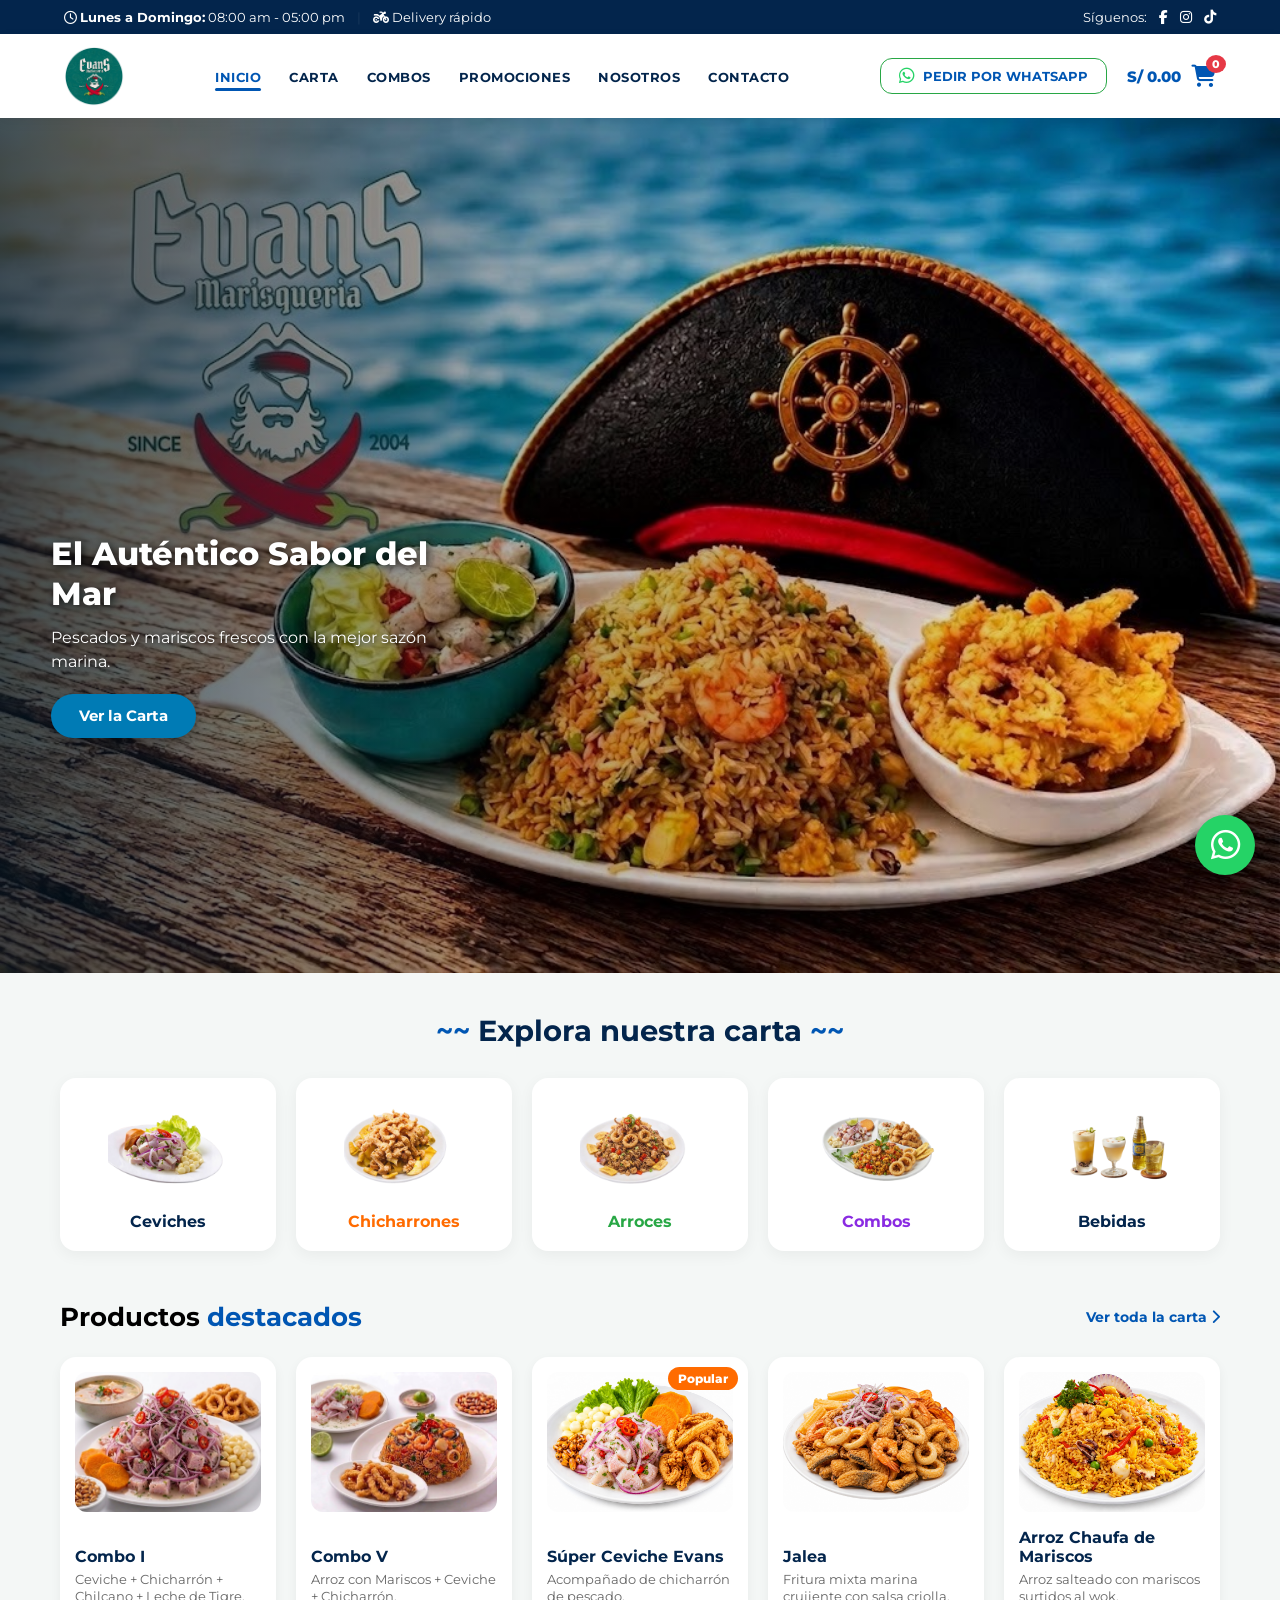
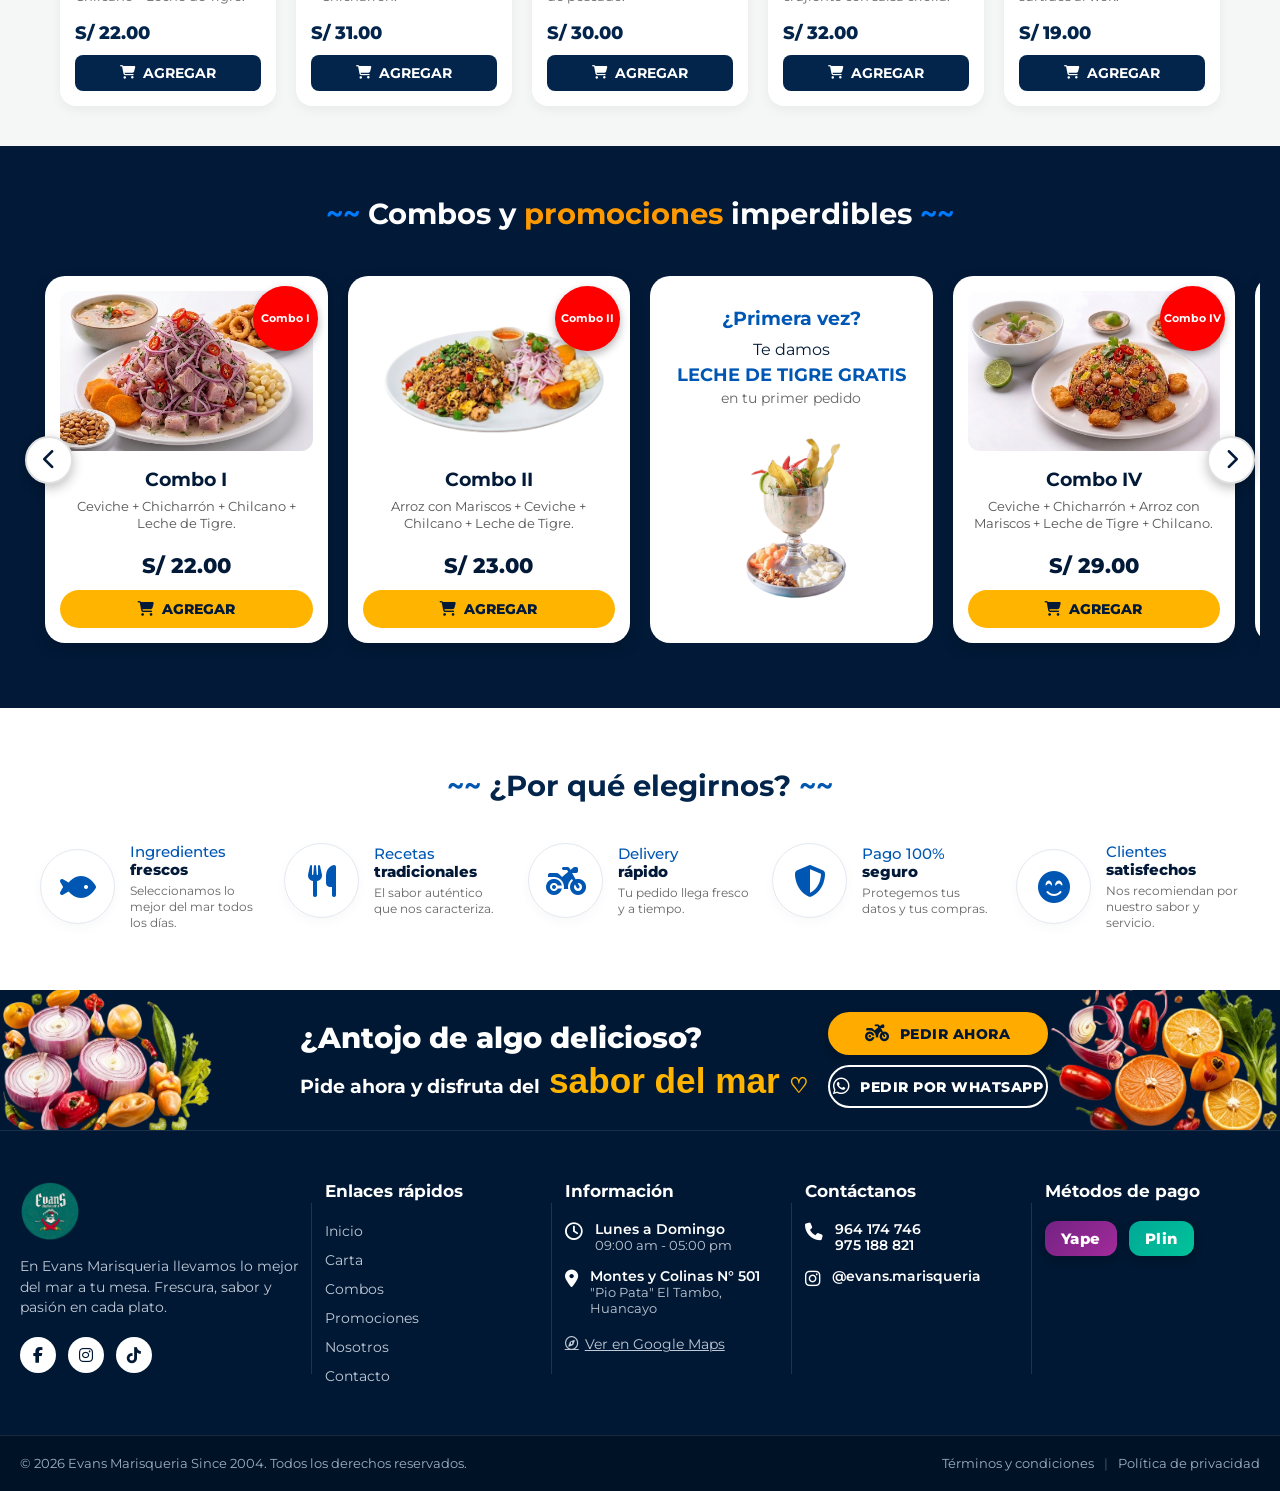
<file: index.html>
<!doctype html>
<html lang="es">
  <head>
    <meta charset="UTF-8" />
    <meta name="viewport" content="width=device-width, initial-scale=1.0" />
    <title>Cevichería Del Mar - Responsive</title>

    <!-- Vinculación de Iconos (FontAwesome) -->
    <link
      rel="stylesheet"
      href="https://cdnjs.cloudflare.com/ajax/libs/font-awesome/6.4.0/css/all.min.css"
    />

    <!-- Vinculación de Tipografía (Montserrat) -->
    <link rel="preconnect" href="https://fonts.googleapis.com" />
    <link rel="preconnect" href="https://fonts.gstatic.com" crossorigin />
    <link
      href="https://fonts.googleapis.com/css2?family=Montserrat:wght@400;600;700;800&display=swap"
      rel="stylesheet"
    />

    <!-- Hoja de Estilos Personalizada -->
    <link rel="stylesheet" href="styles.css" />
  </head>
  <body>
    <!-- ENCABEZADO PRINCIPAL -->
    <header class="site-header">
      <!-- 1. Barra Superior (Top Bar) -->
      <div class="top-bar">
        <div class="top-bar-left">
          <span
            ><i class="fa-regular fa-clock"></i>
            <strong>Lunes a Domingo:</strong> 08:00 am - 05:00 pm</span
          >
          <span class="separator">|</span>
          <span><i class="fa-solid fa-motorcycle"></i> Delivery rápido</span>
        </div>
        <div class="top-bar-right">
          <span>Síguenos:</span>
          <a href="#" aria-label="Facebook"
            ><i class="fa-brands fa-facebook-f"></i
          ></a>
          <a href="#" aria-label="Instagram"
            ><i class="fa-brands fa-instagram"></i
          ></a>
          <a href="#" aria-label="TikTok"
            ><i class="fa-brands fa-tiktok"></i
          ></a>
        </div>
      </div>

      <!-- 2. Navegación Principal -->
      <nav class="main-nav">
        <!-- Logo -->
        <div class="logo">
          <a href="index.html">
            <!-- Reemplaza con tu logo real o usa texto para probar -->
            <img src="img/logo.png" alt="Cevichería Del Mar" />
          </a>
        </div>

        <!-- BOTÓN HAMBURGUESA (Nuevo - Oculto en PC) -->
        <button class="menu-toggle" id="mobile-menu" aria-label="Abrir menú">
          <span class="bar"></span>
          <span class="bar"></span>
          <span class="bar"></span>
        </button>

        <!-- Menú de Enlaces (Se volverá lateral en móvil) -->
        <ul class="nav-links" id="nav-links">
          <li><a href="#inicio" class="active">INICIO</a></li>
          <li><a href="carta.html">CARTA</a></li>
          <li><a href="#combos">COMBOS</a></li>
          <li><a href="#combos">PROMOCIONES</a></li>
          <li><a href="#nosotros">NOSOTROS</a></li>
          <li><a href="#nosotros">CONTACTO</a></li>
          <!-- Botón de WhatsApp DENTRO del menú móvil -->
          <li class="mobile-only">
            <a
              href="https://wa.me/51964174746"
              class="btn-whatsapp-mobile"
              target="_blank"
              rel="noopener noreferrer"
            >
              <i class="fa-brands fa-whatsapp"></i> PEDIR POR WHATSAPP
            </a>
          </li>
        </ul>

        <!-- Sección de Acciones (Derecha - PC) -->
        <div class="nav-actions">
          <!-- Oculto en móvil muy pequeño si es necesario -->
          <a
            href="https://wa.me/51964174746"
            class="btn-whatsapp hide-mobile"
            target="_blank"
            rel="noopener noreferrer"
          >
            <i class="fa-brands fa-whatsapp"></i> PEDIR POR WHATSAPP
          </a>

          <!-- El carrito casi siempre se mantiene visible -->
          <div class="cart-container" id="cartButton">
            <span class="cart-total hide-mobile" id="headerCartTotal"
              >S/ 0.00</span
            >
            <div class="cart-icon">
              <i class="fa-solid fa-cart-shopping"></i>
              <span class="cart-badge" id="cartCount">0</span>
            </div>
          </div>
        </div>
      </nav>
    </header>
    <!-- SECCIÓN HERO RESPONSIVA -->
    <section class="hero-section">
      <!-- Hero Desktop / Tablet (Imagen horizontal) -->
      <div class="hero-banner hero-desktop">
        <img
          src="img/hero_computadora.jpeg"
          alt="Evans Marisquería - Especialidades Marinas"
        />
        <div class="hero-overlay">
          <div class="hero-content">
            <h1>El Auténtico Sabor del Mar</h1>
            <p>Pescados y mariscos frescos con la mejor sazón marina.</p>
            <a href="carta.html" class="btn-hero">Ver la Carta</a>
          </div>
        </div>
      </div>

      <!-- Hero Mobile (Imagen vertical) -->
      <div class="hero-banner hero-mobile">
        <img
          src="img/hero_movil.jpeg"
          alt="Evans Marisquería - Especialidades Marinas"
        />
        <div class="hero-overlay">
          <div class="hero-content">
            <h1>Sabor Marino Fresco</h1>
            <p>Realiza tu pedido directo por WhatsApp.</p>
            <a
              href="https://wa.me/51964174746"
              class="btn-hero-wa"
              target="_blank"
              rel="noopener noreferrer"
            >
              <i class="fa-brands fa-whatsapp"></i> Pedir Ahora
            </a>
          </div>
        </div>
      </div>
    </section>
    <!-- Capa de superposición (overlay) para cerrar el menú al hacer clic fuera -->
    <div class="menu-overlay" id="menu-overlay"></div>

    <main class="container">
      <!-- SECCIÓN 1: EXPLORA NUESTRA CARTA -->
      <section class="menu-categories">
        <div class="section-title">
          <h2>
            <span class="wave">~~</span> Explora <strong>nuestra carta</strong>
            <span class="wave">~~</span>
          </h2>
        </div>

        <div class="categories-grid">
          <div class="category-card">
            <img src="img/ceviche.png" alt="Ceviches" />
            <h3>Ceviches</h3>
          </div>
          <div class="category-card">
            <img src="img/chicharrones.png" alt="Chicharrones" />
            <h3 class="highlight-orange">Chicharrones</h3>
          </div>
          <div class="category-card">
            <img src="img/arroces.png" alt="Arroces" />
            <h3 class="highlight-green">Arroces</h3>
          </div>
          <div class="category-card">
            <img src="img/combos.png" alt="Combos" />
            <h3 class="highlight-purple">Combos</h3>
          </div>
          <div class="category-card">
            <img src="img/bebidas.png" alt="Bebidas" />
            <h3>Bebidas</h3>
          </div>
        </div>
      </section>

      <!-- SECCIÓN 2: PRODUCTOS DESTACADOS -->
      <section class="featured-products">
        <div class="section-header">
          <h2>Productos <strong>destacados</strong></h2>
          <a href="carta.html" class="view-all"
            >Ver toda la carta <i class="fa-solid fa-chevron-right"></i
          ></a>
        </div>

        <div class="products-grid">
          <!-- COMBO 1: Combo I -->
          <article class="product-card" data-category="combos">
            <div class="product-img">
              <img src="img/combo_1.jpeg" alt="Combo I" />
            </div>
            <div class="product-info">
              <h4>Combo I</h4>
              <p>Ceviche + Chicharrón + Chilcano + Leche de Tigre.</p>
              <span class="price">S/ 22.00</span>
              <button
                class="btn-add-cart"
                data-id="c1"
                data-name="Combo I"
                data-price="22.00"
                data-image="img/combo_1.jpeg"
              >
                <i class="fa-solid fa-cart-shopping"></i> AGREGAR
              </button>
            </div>
          </article>

          <!-- COMBO 2: Combo V -->
          <article class="product-card" data-category="combos">
            <div class="product-img">
              <img src="img/combo_5.jpeg" alt="Combo V" />
            </div>
            <div class="product-info">
              <h4>Combo V</h4>
              <p>Arroz con Mariscos + Ceviche + Chicharrón.</p>
              <span class="price">S/ 31.00</span>
              <button
                class="btn-add-cart"
                data-id="c5"
                data-name="Combo V"
                data-price="31.00"
                data-image="img/combo_5.jpeg"
              >
                <i class="fa-solid fa-cart-shopping"></i> AGREGAR
              </button>
            </div>
          </article>

          <!-- ESPECIALIDAD: Súper Ceviche Evans -->
          <article class="product-card" data-category="especialidades">
            <span class="badge badge-popular">Popular</span>
            <div class="product-img">
              <img
                src="img/super_ceviche_evans.jpeg"
                alt="Súper Ceviche Evans"
              />
            </div>
            <div class="product-info">
              <h4>Súper Ceviche Evans</h4>
              <p>Acompañado de chicharrón de pescado.</p>
              <span class="price">S/ 30.00</span>
              <button
                class="btn-add-cart"
                data-id="e1"
                data-name="Súper Ceviche Evans"
                data-price="30.00"
                data-image="img/super_ceviche_evans.jpeg"
              >
                <i class="fa-solid fa-cart-shopping"></i> AGREGAR
              </button>
            </div>
          </article>

          <!-- FRITURA: Jalea -->
          <article class="product-card" data-category="sopas">
            <div class="product-img">
              <img src="img/jalea.jpeg" alt="Jalea" />
            </div>
            <div class="product-info">
              <h4>Jalea</h4>
              <p>Fritura mixta marina crujiente con salsa criolla.</p>
              <span class="price">S/ 32.00</span>
              <button
                class="btn-add-cart"
                data-id="s4"
                data-name="Jalea"
                data-price="32.00"
                data-image="img/jalea.jpeg"
              >
                <i class="fa-solid fa-cart-shopping"></i> AGREGAR
              </button>
            </div>
          </article>

          <!-- ARROZ: Arroz Chaufa de Mariscos -->
          <article class="product-card" data-category="arroces">
            <div class="product-img">
              <img
                src="img/chaufa_de_mariscos.jpeg"
                alt="Arroz Chaufa de Mariscos"
              />
            </div>
            <div class="product-info">
              <h4>Arroz Chaufa de Mariscos</h4>
              <p>Arroz salteado con mariscos surtidos al wok.</p>
              <span class="price">S/ 19.00</span>
              <button
                class="btn-add-cart"
                data-id="a3"
                data-name="Arroz Chaufa de Mariscos"
                data-price="19.00"
                data-image="img/chaufa_de_mariscos.jpeg"
              >
                <i class="fa-solid fa-cart-shopping"></i> AGREGAR
              </button>
            </div>
          </article>
        </div>
      </section>
    </main>
    <!-- Combos -->
    <!-- SECCIÓN: COMBOS Y PROMOCIONES IMPERDIBLES -->
    <section class="combos-section" id="combos">
      <div class="combos-container">
        <!-- Encabezado con olas -->
        <div class="combos-title">
          <h2>
            <span class="wave">~~</span> Combos y
            <strong>promociones</strong> imperdibles
            <span class="wave">~~</span>
          </h2>
        </div>

        <!-- Wrapper principal del slider con botones -->
        <div class="slider-wrapper">
          <button
            class="slider-btn prev-btn"
            id="prevBtn"
            aria-label="Anterior"
          >
            <i class="fa-solid fa-chevron-left"></i>
          </button>

          <!-- Track deslizable con los combos reales y la tarjeta promocional -->
          <div class="slider-track" id="sliderTrack">
            <!-- Combo 1: Combo I -->
            <article class="combo-card">
              <span class="badge-saving">Combo I</span>
              <div class="combo-img">
                <img src="img/combo_1.jpeg" alt="Combo I" />
              </div>
              <div class="combo-info">
                <h3>Combo I</h3>
                <p>Ceviche + Chicharrón + Chilcano + Leche de Tigre.</p>
                <span class="combo-price">S/ 22.00</span>
                <button
                  class="btn-order btn-add-cart"
                  data-id="c1"
                  data-name="Combo I"
                  data-price="22.00"
                  data-image="img/combo_1.jpeg"
                >
                  <i class="fa-solid fa-cart-shopping"></i> AGREGAR
                </button>
              </div>
            </article>

            <!-- Combo 2: Combo II -->
            <article class="combo-card">
              <span class="badge-saving">Combo II</span>
              <div class="combo-img">
                <img src="img/combo_2.png" alt="Combo II" />
              </div>
              <div class="combo-info">
                <h3>Combo II</h3>
                <p>Arroz con Mariscos + Ceviche + Chilcano + Leche de Tigre.</p>
                <span class="combo-price">S/ 23.00</span>
                <button
                  class="btn-order btn-add-cart"
                  data-id="c2"
                  data-name="Combo II"
                  data-price="23.00"
                  data-image="img/combo_2.png"
                >
                  <i class="fa-solid fa-cart-shopping"></i> AGREGAR
                </button>
              </div>
            </article>

            <!-- Card 4: Promoción Leche de Tigre -->
            <article class="promo-banner-card">
              <div class="promo-content">
                <h4>¿Primera vez?</h4>
                <p class="promo-highlight">
                  Te damos <strong>LECHE DE TIGRE GRATIS</strong>
                </p>
                <p class="promo-sub">en tu primer pedido</p>
                <div class="promo-img">
                  <img
                    src="img/leche_tigre_promo.png"
                    alt="Leche de Tigre Gratis"
                  />
                </div>
              </div>
            </article>

            <!-- Combo 4: Combo IV -->
            <article class="combo-card">
              <span class="badge-saving">Combo IV</span>
              <div class="combo-img">
                <img src="img/combo_4.jpeg" alt="Combo IV" />
              </div>
              <div class="combo-info">
                <h3>Combo IV</h3>
                <p>
                  Ceviche + Chicharrón + Arroz con Mariscos + Leche de Tigre +
                  Chilcano.
                </p>
                <span class="combo-price">S/ 29.00</span>
                <button
                  class="btn-order btn-add-cart"
                  data-id="c4"
                  data-name="Combo IV"
                  data-price="29.00"
                  data-image="img/combo_4.jpeg"
                >
                  <i class="fa-solid fa-cart-shopping"></i> AGREGAR
                </button>
              </div>
            </article>

            <!-- Combo 5: Combo V -->
            <article class="combo-card">
              <span class="badge-saving">Combo V</span>
              <div class="combo-img">
                <img src="img/combo_5.jpeg" alt="Combo V" />
              </div>
              <div class="combo-info">
                <h3>Combo V</h3>
                <p>Arroz con Mariscos + Ceviche + Chicharrón.</p>
                <span class="combo-price">S/ 31.00</span>
                <button
                  class="btn-order btn-add-cart"
                  data-id="c5"
                  data-name="Combo V"
                  data-price="31.00"
                  data-image="img/combo_5.jpeg"
                >
                  <i class="fa-solid fa-cart-shopping"></i> AGREGAR
                </button>
              </div>
            </article>

            <!-- Combo 6: Combo VI -->
            <article class="combo-card">
              <span class="badge-saving">Combo VI</span>
              <div class="combo-img">
                <img src="img/combo_6.jpeg" alt="Combo VI" />
              </div>
              <div class="combo-info">
                <h3>Combo VI</h3>
                <p>Chaufa de Mariscos + Ceviche + Chicharrón.</p>
                <span class="combo-price">S/ 31.00</span>
                <button
                  class="btn-order btn-add-cart"
                  data-id="c6"
                  data-name="Combo VI"
                  data-price="31.00"
                  data-image="img/combo_6.jpeg"
                >
                  <i class="fa-solid fa-cart-shopping"></i> AGREGAR
                </button>
              </div>
            </article>

            <!-- Combo 7 -->
            <article class="combo-card">
              <span class="badge-saving">Combo VII</span>
              <div class="combo-img">
                <img src="img/combo_7.jpeg" alt="Combo VII" />
              </div>
              <div class="combo-info">
                <h3>Combo VII</h3>
                <p>Arroz Chaufa con Mariscos + Ceviche + Chicharrón.</p>
                <span class="combo-price">S/ 36.00</span>
                <button
                  class="btn-order btn-add-cart"
                  data-id="c7"
                  data-name="Combo VII"
                  data-price="36.00"
                  data-image="img/combo_7.jpeg"
                >
                  <i class="fa-solid fa-cart-shopping"></i> AGREGAR
                </button>
              </div>
            </article>
          </div>

          <button
            class="slider-btn next-btn"
            id="nextBtn"
            aria-label="Siguiente"
          >
            <i class="fa-solid fa-chevron-right"></i>
          </button>
        </div>
      </div>
    </section>
    <!-- SECCIÓN: ¿POR QUÉ ELEGIRNOS? -->
    <section class="features-section">
      <div class="features-container">
        <div class="section-title">
          <h2>
            <span class="wave">~~</span> ¿Por qué <strong>elegirnos?</strong>
            <span class="wave">~~</span>
          </h2>
        </div>

        <div class="features-grid">
          <!-- Ítem 1 -->
          <div class="feature-item">
            <div class="feature-icon">
              <i class="fa-solid fa-fish"></i>
            </div>
            <div class="feature-text">
              <h3>Ingredientes <strong>frescos</strong></h3>
              <p>Seleccionamos lo mejor del mar todos los días.</p>
            </div>
          </div>

          <!-- Ítem 2 -->
          <div class="feature-item">
            <div class="feature-icon">
              <i class="fa-solid fa-utensils"></i>
            </div>
            <div class="feature-text">
              <h3>Recetas <strong>tradicionales</strong></h3>
              <p>El sabor auténtico que nos caracteriza.</p>
            </div>
          </div>

          <!-- Ítem 3 -->
          <div class="feature-item">
            <div class="feature-icon">
              <i class="fa-solid fa-motorcycle"></i>
            </div>
            <div class="feature-text">
              <h3>Delivery <strong>rápido</strong></h3>
              <p>Tu pedido llega fresco y a tiempo.</p>
            </div>
          </div>

          <!-- Ítem 4 -->
          <div class="feature-item">
            <div class="feature-icon">
              <i class="fa-solid fa-shield-halved"></i>
            </div>
            <div class="feature-text">
              <h3>Pago 100% <strong>seguro</strong></h3>
              <p>Protegemos tus datos y tus compras.</p>
            </div>
          </div>

          <!-- Ítem 5 -->
          <div class="feature-item">
            <div class="feature-icon">
              <i class="fa-solid fa-face-smile-beam"></i>
            </div>
            <div class="feature-text">
              <h3>Clientes <strong>satisfechos</strong></h3>
              <p>Nos recomiendan por nuestro sabor y servicio.</p>
            </div>
          </div>
        </div>
      </div>
    </section>
    <!-- SECCIÓN: BANNER DE LLAMADA A LA ACCIÓN (CTA) -->
    <section class="cta-banner">
      <!-- Imagen decorativa izquierda (cebollas, ajíes, limones) -->
      <div class="cta-decor left-decor">
        <img src="img/ingredientes_1.png" alt="Ingredientes frescos" />
      </div>

      <div class="cta-container">
        <!-- Textos del banner -->
        <div class="cta-text">
          <h2>¿Antojo de algo delicioso?</h2>
          <p>
            Pide ahora y disfruta del
            <span class="cursive-text">sabor del mar</span>
            <span class="heart-icon">♡</span>
          </p>
        </div>

        <!-- Acciones/Botones -->
        <div class="cta-buttons">
          <a href="#menu" class="btn-primary-cta">
            <i class="fa-solid fa-motorcycle"></i> PEDIR AHORA
          </a>
          <a
            href="https://wa.me/51964174746"
            target="_blank"
            rel="noopener noreferrer"
            class="btn-whatsapp-cta"
          >
            <i class="fa-brands fa-whatsapp"></i> PEDIR POR WHATSAPP
          </a>
        </div>
      </div>

      <!-- Imagen decorativa derecha (limones, chiles) -->
      <div class="cta-decor right-decor">
        <img src="img/ingredientes_2.png" alt="Ingredientes marinos" />
      </div>
    </section>
    <!-- PIE DE PÁGINA (FOOTER) -->
    <footer class="main-footer" id="nosotros">
      <div class="footer-container">
        <!-- Columna 1: Logo, Descripción y Redes -->
        <div class="footer-col col-brand">
          <div class="footer-logo">
            <div class="logo">
              <img src="img/logo.png" alt="" />
            </div>
          </div>
          <p class="brand-desc">
            En Evans Marisqueria llevamos lo mejor del mar a tu mesa. Frescura,
            sabor y pasión en cada plato.
          </p>
          <div class="social-links">
            <a href="#" aria-label="Facebook"
              ><i class="fa-brands fa-facebook-f"></i
            ></a>
            <a href="#" aria-label="Instagram"
              ><i class="fa-brands fa-instagram"></i
            ></a>
            <a href="#" aria-label="TikTok"
              ><i class="fa-brands fa-tiktok"></i
            ></a>
          </div>
        </div>

        <!-- Columna 2: Enlaces Rápidos -->
        <div class="footer-col">
          <h3>Enlaces rápidos</h3>
          <ul class="footer-links">
            <li><a href="#inicio">Inicio</a></li>
            <li><a href="#carta">Carta</a></li>
            <li><a href="#combos">Combos</a></li>
            <li><a href="#promociones">Promociones</a></li>
            <li><a href="#nosotros">Nosotros</a></li>
            <li><a href="#contacto">Contacto</a></li>
          </ul>
        </div>

        <!-- Columna 3: Información -->
        <div class="footer-col">
          <h3>Información</h3>
          <div class="info-item">
            <i class="fa-regular fa-clock"></i>
            <div>
              <p>Lunes a Domingo</p>
              <span>09:00 am - 05:00 pm</span>
            </div>
          </div>
          <div class="info-item">
            <i class="fa-solid fa-location-dot"></i>
            <div>
              <p>Montes y Colinas N° 501</p>
              <span>"Pio Pata" El Tambo, Huancayo</span>
            </div>
          </div>
          <a
            href="https://maps.google.com"
            target="_blank"
            rel="noopener noreferrer"
            class="map-link"
          >
            <i class="fa-regular fa-compass"></i> Ver en Google Maps
          </a>
        </div>

        <!-- Columna 4: Contáctanos -->
        <div class="footer-col">
          <h3>Contáctanos</h3>
          <div class="contact-item">
            <i class="fa-solid fa-phone"></i>
            <div>
              <p>964 174 746</p>
              <p>975 188 821</p>
            </div>
          </div>

          <div class="contact-item">
            <i class="fa-brands fa-instagram"></i>
            <p>@evans.marisqueria</p>
          </div>
        </div>

        <!-- Columna 5: Métodos de Pago (Solo Yape y Plin) -->
        <div class="footer-col">
          <h3>Métodos de pago</h3>
          <div class="payment-methods">
            <div class="payment-badge yape">Yape</div>
            <div class="payment-badge plin">Plin</div>
          </div>
        </div>
      </div>

      <!-- Barra Inferior de Derechos de Autor -->
      <div class="footer-bottom">
        <div class="footer-bottom-container">
          <p>
            &copy; 2026 Evans Marisqueria Since 2004. Todos los derechos
            reservados.
          </p>
          <div class="legal-links">
            <a href="#">Términos y condiciones</a>
            <span class="separator">|</span>
            <a href="#">Política de privacidad</a>
          </div>
        </div>
      </div>
    </footer>
    <!-- OVERLAY DE FONDO OSCURO -->
    <div id="cart-overlay" class="cart-overlay"></div>

    <!-- OVERLAY PARA EL CARRITO LATERAL -->
    <div class="cart-overlay" id="cart-overlay"></div>

    <!-- PANEL LATERAL DEL CARRITO (DRAWER) -->
    <aside class="cart-drawer" id="cart-drawer">
      <div class="cart-header">
        <h3>Tu Pedido</h3>
        <button class="close-cart" id="close-cart">&times;</button>
      </div>

      <!-- Lista dinámica de ítems -->
      <div class="cart-items" id="cart-items">
        <p class="cart-empty-msg">Tu carrito está vacío</p>
      </div>

      <!-- Pie del Carrito con BOTÓN CONTINUAR PEDIDO -->
      <div class="cart-footer">
        <div class="cart-total-row">
          <span>Total:</span>
          <strong id="cart-total-price">S/ 0.00</strong>
        </div>
        <div class="cart-actions">
          <button class="btn-clear-cart" id="clear-cart-btn">Vaciar</button>
          <button class="btn-continue-order" id="btnContinueOrder">
            Continuar pedido
          </button>
        </div>
      </div>
    </aside>

    <!-- MODAL COMPLETA TU PEDIDO (CHECKOUT WHATSAPP) -->
<div class="checkout-overlay" id="checkoutOverlay">
  <div class="checkout-modal">
    <button class="close-checkout" id="closeCheckout">&times;</button>
    <div class="checkout-header">
      <span class="checkout-subtitle">CASI LISTO</span>
      <h2>Completa tu pedido</h2>
      <p>Estos datos se usarán para preparar el mensaje de WhatsApp.</p>
    </div>

    <form id="checkoutForm">
      <!-- NOMBRE -->
      <div class="form-group">
        <label for="clientName">Nombre *</label>
        <input
          type="text"
          id="clientName"
          placeholder="Tu nombre completo"
          required
        />
      </div>

      <!-- TIPO DE PEDIDO -->
      <div class="form-group">
        <label for="orderType">¿Cómo recibirás tu pedido? *</label>
        <select id="orderType" required>
          <option value="Para llevar" selected>🛍️ Para llevar (Recojo en local)</option>
          <option value="Consumir en el local">🍽️ Consumir en el local</option>
        </select>
      </div>

      <!-- OPCIONES PARA LLEVAR -->
      <div id="takeoutGroup">
        <div class="form-group">
          <label for="pickupTime">Hora estimada de recojo</label>
          <input type="time" id="pickupTime" />
        </div>

        <!-- NIVEL DE PICANTE (SOLO PARA LLEVAR) -->
        <div class="form-group">
          <label for="spicyLevel">Nivel de picante *</label>
          <select id="spicyLevel">
            <option value="Sin picante">🚫 Sin picante</option>
            <option value="Poco picante">🌱 Poco picante</option>
            <option value="Normal / Medio" selected>🌶️ Medio (Tradicional)</option>
            <option value="Bien picante">🔥 Bien picante</option>
          </select>
        </div>
      </div>

      <!-- OPCIONES DE CONSUMIR EN LOCAL -->
      <div class="form-group" id="localGroup" style="display: none;">
        <label>¿Dónde te encuentras? *</label>
        <select id="localLocationType">
          <option value="En camino" selected>🚗 Voy en camino al local</option>
          <option value="En mesa">🪑 Ya estoy sentado en una mesa</option>
        </select>

        <!-- SEPARAR MESA (Solo si selecciona "Voy en camino") -->
        <div id="peopleCountGroup" style="margin-top: 10px;">
          <label for="peopleCount">¿Para cuántas personas deseas separar mesa?</label>
          <input
            type="number"
            id="peopleCount"
            min="1"
            max="30"
            placeholder="Ej. 4 personas"
          />
        </div>

        <!-- CAMPO N° DE MESA (Solo si selecciona "Ya estoy sentado") -->
        <div id="tableNumGroup" style="display: none; margin-top: 10px;">
          <label for="tableNum">Número de Mesa *</label>
          <input
            type="text"
            id="tableNum"
            placeholder="Ej. Mesa 4"
          />
        </div>
      </div>

      <!-- OBSERVACIONES -->
      <div class="form-group">
        <label for="orderObs">Observaciones</label>
        <textarea
          id="orderObs"
          rows="3"
          placeholder="Ej.: sin cebolla, canchita extra, cancha aparte, etc."
        ></textarea>
      </div>

      <!-- RESUMEN DE TOTAL -->
      <div class="checkout-summary">
        <span>Total del pedido</span>
        <strong id="modalTotalPrice">S/ 0.00</strong>
      </div>

      <!-- BOTÓN ENVIAR -->
      <button type="submit" class="btn-whatsapp-submit">
        <span class="dot-online"></span> Enviar pedido por WhatsApp
      </button>

      <p style="text-align: center; font-size: 0.85rem; color: #666; margin-top: 12px;">
        📍 <em>Atendemos únicamente presencial y pedidos para recojo.</em>
      </p>
    </form>
  </div>
</div>
    <!-- BOTÓN FLOTANTE DE WHATSAPP -->
    <a
      href="https://wa.me/51964174746"
      class="btn-whatsapp-float"
      target="_blank"
      rel="noopener noreferrer"
      aria-label="Chat en WhatsApp"
    >
      <i class="fa-brands fa-whatsapp"></i>
    </a>

    <!-- Vinculación de JavaScript -->
    <script src="script.js"></script>
  </body>
</html>
</file>
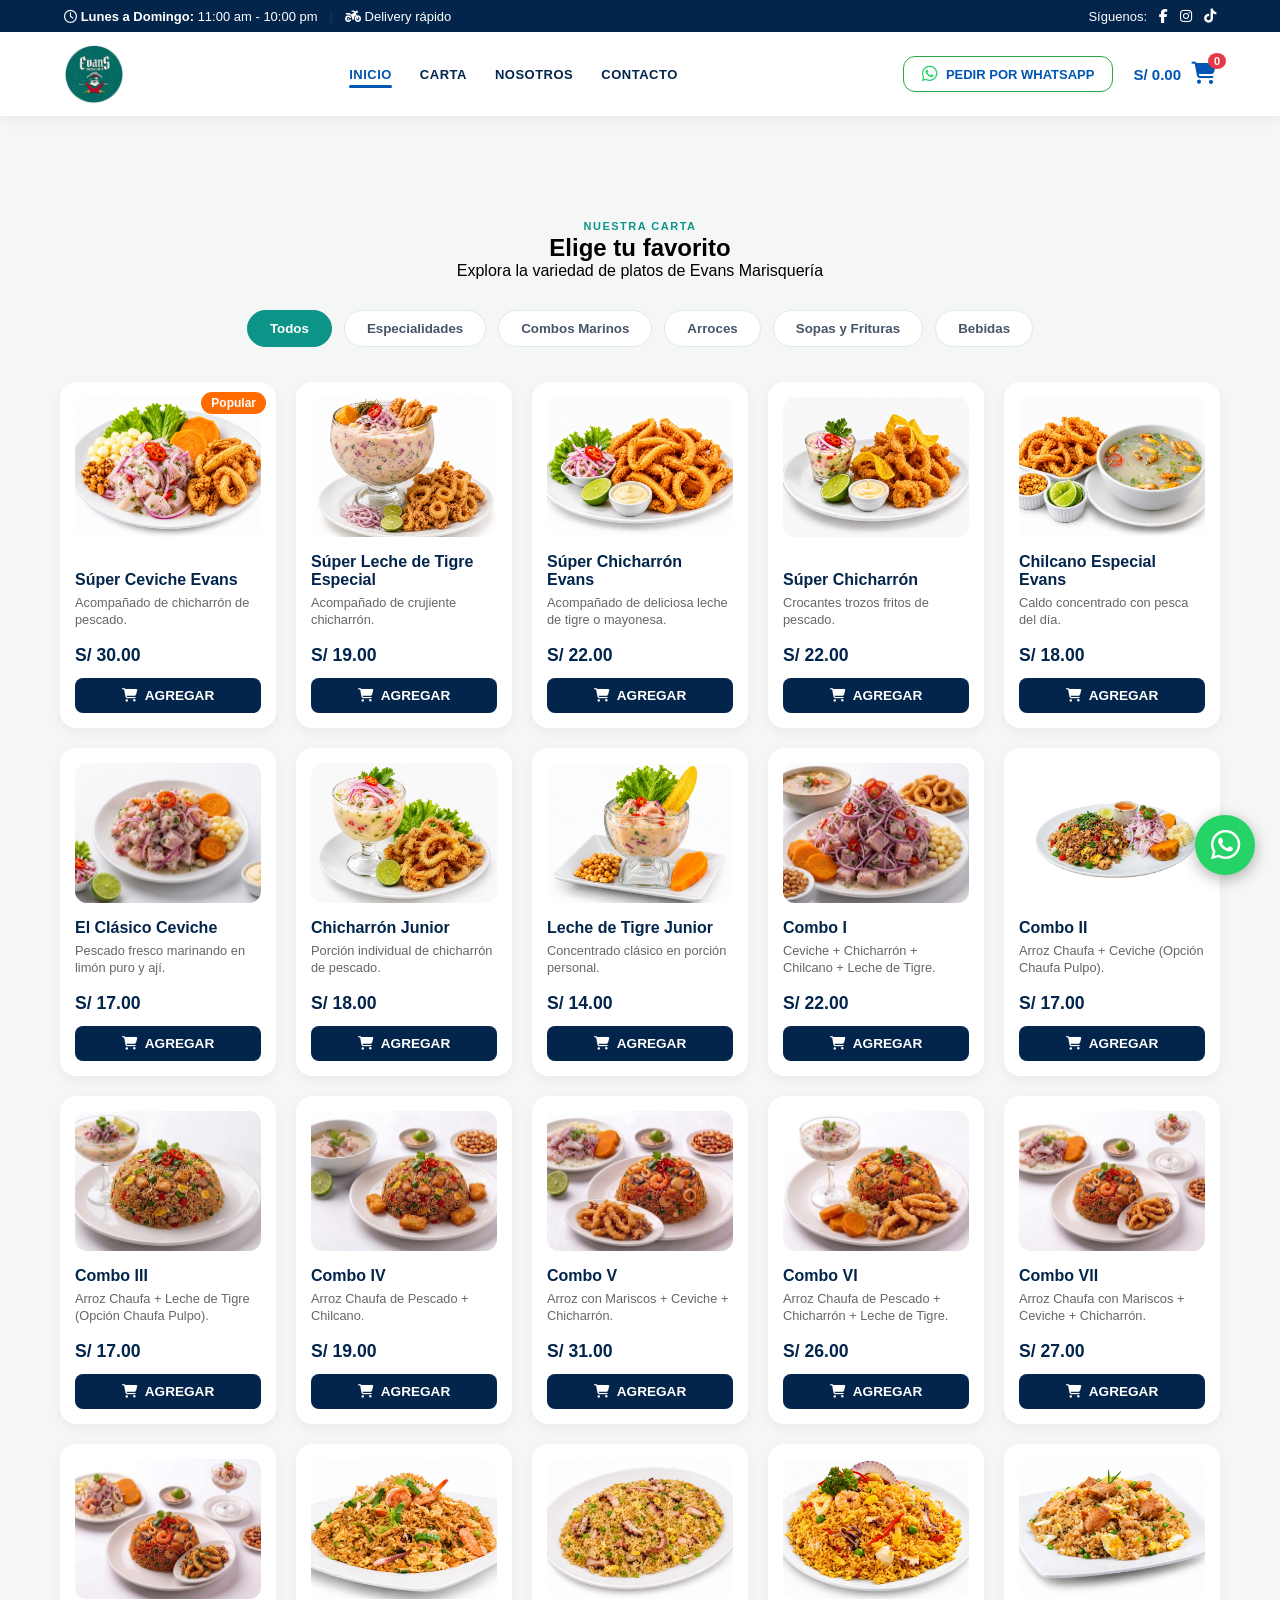
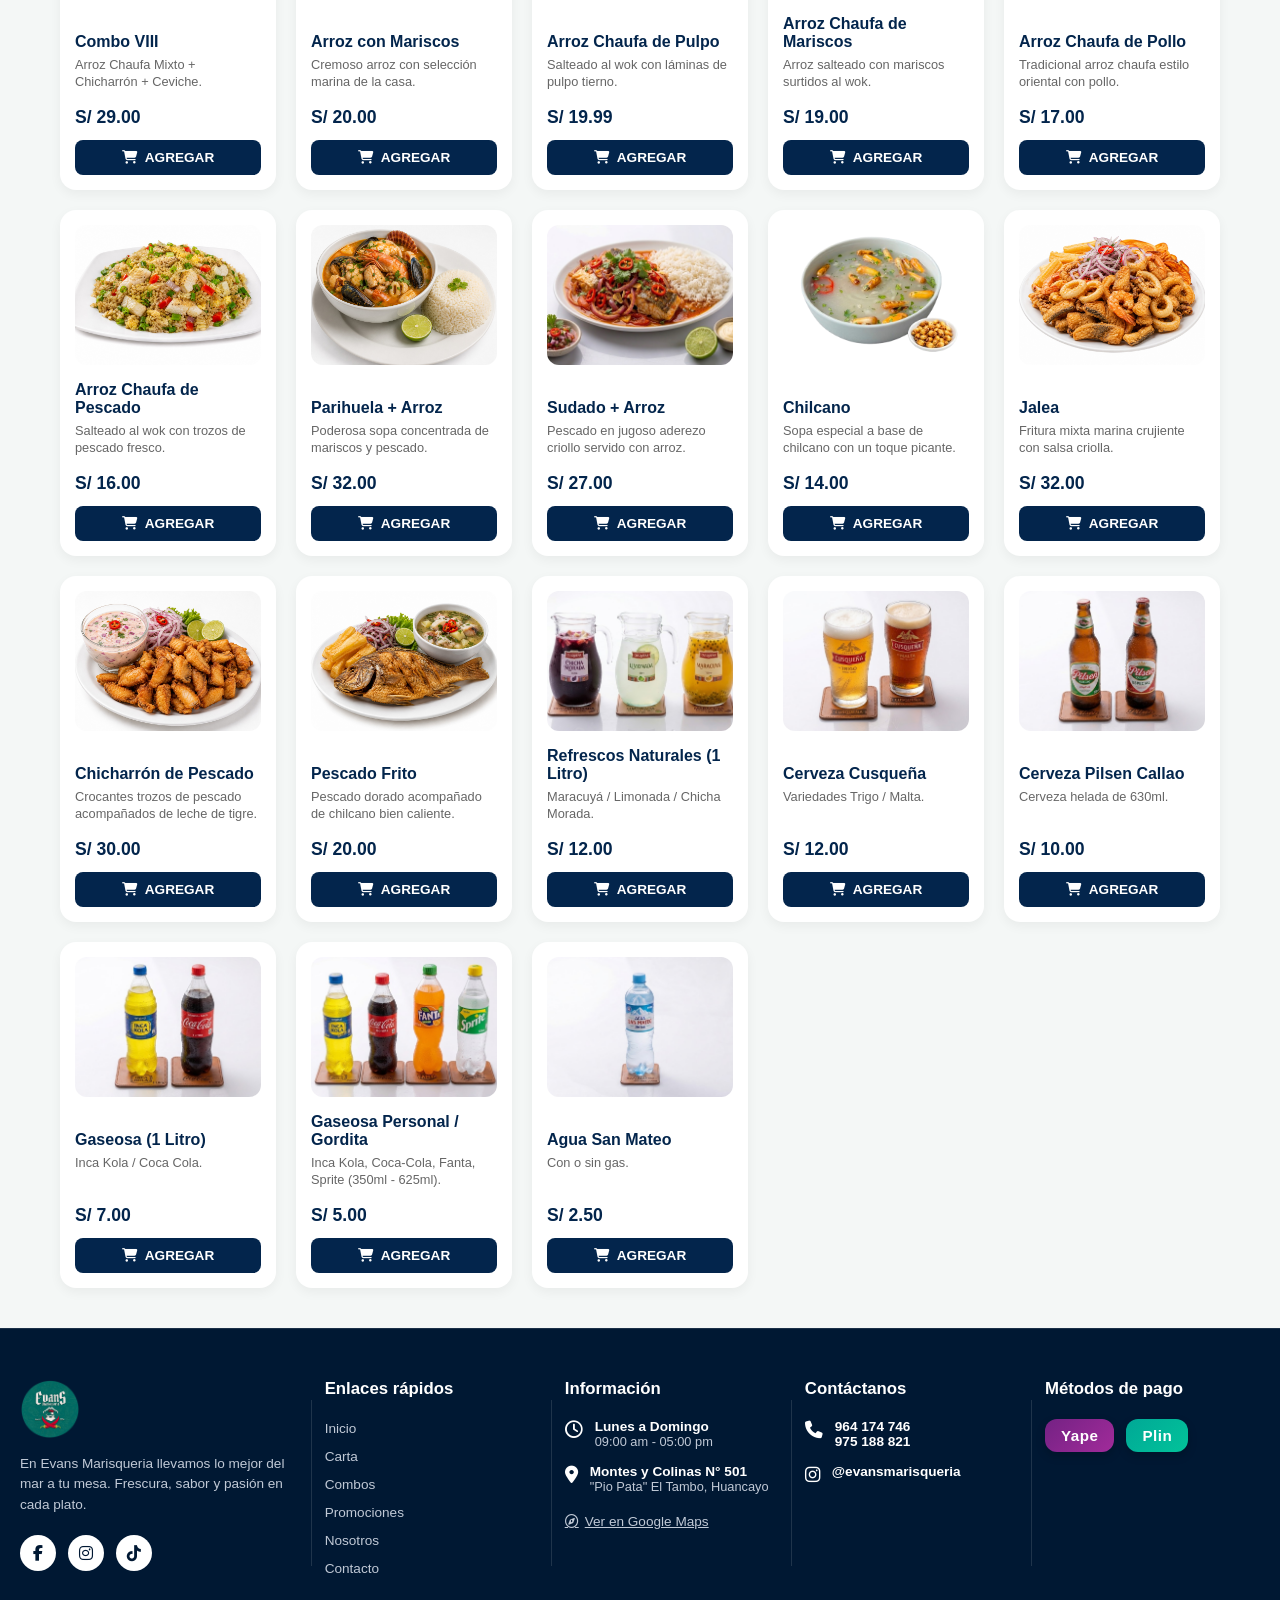
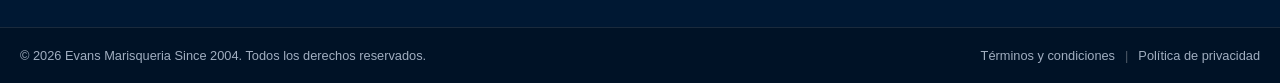
<file: carta.html>
<!doctype html>
<html lang="es">
  <head>
    <meta charset="UTF-8" />
    <meta name="viewport" content="width=device-width, initial-scale=1.0" />
    <title>Nuestra Carta - Evans Marisquería</title>
    <link rel="stylesheet" href="styles.css" />
    <link
      rel="stylesheet"
      href="https://cdnjs.cloudflare.com/ajax/libs/font-awesome/6.4.0/css/all.min.css"
    />
  </head>
  <body>
    <!-- ENCABEZADO PRINCIPAL -->
    <header class="site-header">
      <!-- 1. Barra Superior (Top Bar) -->
      <div class="top-bar">
        <div class="top-bar-left">
          <span
            ><i class="fa-regular fa-clock"></i>
            <strong>Lunes a Domingo:</strong> 11:00 am - 10:00 pm</span
          >
          <span class="separator">|</span>
          <span><i class="fa-solid fa-motorcycle"></i> Delivery rápido</span>
        </div>
        <div class="top-bar-right">
          <span>Síguenos:</span>
          <a href="#" aria-label="Facebook"
            ><i class="fa-brands fa-facebook-f"></i
          ></a>
          <a href="#" aria-label="Instagram"
            ><i class="fa-brands fa-instagram"></i
          ></a>
          <a href="#" aria-label="TikTok"
            ><i class="fa-brands fa-tiktok"></i
          ></a>
        </div>
      </div>

      <!-- 2. Navegación Principal -->
      <nav class="main-nav">
        <!-- Logo -->
        <div class="logo">
          <a href="index.html">
            <!-- Reemplaza con tu logo real o usa texto para probar -->
            <img src="img/logo.png" alt="Cevichería Del Mar" />
          </a>
        </div>

        <!-- BOTÓN HAMBURGUESA (Nuevo - Oculto en PC) -->
        <button class="menu-toggle" id="mobile-menu" aria-label="Abrir menú">
          <span class="bar"></span>
          <span class="bar"></span>
          <span class="bar"></span>
        </button>

        <!-- Menú de Enlaces (Se volverá lateral en móvil) -->
        <ul class="nav-links" id="nav-links">
          <li><a href="index.html" class="active">INICIO</a></li>
          <li><a href="#carta">CARTA</a></li>
          <li><a href="#nosotros">NOSOTROS</a></li>
          <li><a href="#contacto">CONTACTO</a></li>
          <!-- Botón de WhatsApp DENTRO del menú móvil -->
          <li class="mobile-only">
            <a
              href="https://wa.me/51964174746"
              class="btn-whatsapp-mobile"
              target="_blank"
              rel="noopener noreferrer"
            >
              <i class="fa-brands fa-whatsapp"></i> PEDIR POR WHATSAPP
            </a>
          </li>
        </ul>

        <!-- Sección de Acciones (Derecha - PC) -->
        <div class="nav-actions">
          <!-- Oculto en móvil muy pequeño si es necesario -->
          <a
            href="https://wa.me/51964174746"
            class="btn-whatsapp hide-mobile"
            target="_blank"
            rel="noopener noreferrer"
          >
            <i class="fa-brands fa-whatsapp"></i> PEDIR POR WHATSAPP
          </a>

          <!-- El carrito casi siempre se mantiene visible -->
          <div class="cart-container" id="cartButton">
            <span class="cart-total hide-mobile" id="headerCartTotal"
              >S/ 0.00</span
            >
            <div class="cart-icon">
              <i class="fa-solid fa-cart-shopping"></i>
              <span class="cart-badge" id="cartCount">0</span>
            </div>
          </div>
        </div>
      </nav>
    </header>

    <!-- SECCIÓN PRINCIPAL DE LA CARTA -->
    <main class="carta-container" id="carta">
      <div class="carta-header">
        <span class="checkout-subtitle">NUESTRA CARTA</span>
        <h2>Elige tu <strong>favorito</strong></h2>
        <p>Explora la variedad de platos de Evans Marisquería</p>
      </div>

      <!-- PESTAÑAS DE FILTRO -->
      <div class="category-tabs">
        <button class="tab-btn active" data-category="todos">Todos</button>
        <button class="tab-btn" data-category="especialidades">
          Especialidades
        </button>
        <button class="tab-btn" data-category="combos">Combos Marinos</button>
        <button class="tab-btn" data-category="arroces">Arroces</button>
        <button class="tab-btn" data-category="sopas">Sopas y Frituras</button>
        <button class="tab-btn" data-category="bebidas">Bebidas</button>
      </div>

      <!-- GRID DE PRODUCTOS -->
      <div class="products-grid" id="cartaGrid">
        <!-- ESPECIALIDADES -->
        <article class="product-card" data-category="especialidades">
          <span class="badge badge-popular">Popular</span>
          <div class="product-img">
            <img src="img/super_ceviche_evans.jpeg" alt="Súper Ceviche Evans" />
          </div>
          <div class="product-info">
            <h4>Súper Ceviche Evans</h4>
            <p>Acompañado de chicharrón de pescado.</p>
            <span class="price">S/ 30.00</span>
            <button
              class="btn-add-cart"
              data-id="e1"
              data-name="Súper Ceviche Evans"
              data-price="30.00"
              data-image="img/super_ceviche_evans.jpeg"
            >
              <i class="fa-solid fa-cart-shopping"></i> AGREGAR
            </button>
          </div>
        </article>

        <article class="product-card" data-category="especialidades">
          <div class="product-img">
            <img
              src="img/super_leche_de_tigre.jpeg"
              alt="Súper Leche de Tigre Especial"
            />
          </div>
          <div class="product-info">
            <h4>Súper Leche de Tigre Especial</h4>
            <p>Acompañado de crujiente chicharrón.</p>
            <span class="price">S/ 19.00</span>
            <button
              class="btn-add-cart"
              data-id="e2"
              data-name="Súper Leche de Tigre Especial"
              data-price="19.00"
              data-image="img/super_leche_de_tigre.jpeg"
            >
              <i class="fa-solid fa-cart-shopping"></i> AGREGAR
            </button>
          </div>
        </article>

        <article class="product-card" data-category="especialidades">
          <div class="product-img">
            <img
              src="img/super_chicharron_evans.jpeg"
              alt="Súper Chicharrón Evans"
            />
          </div>
          <div class="product-info">
            <h4>Súper Chicharrón Evans</h4>
            <p>Acompañado de deliciosa leche de tigre o mayonesa.</p>
            <span class="price">S/ 22.00</span>
            <button
              class="btn-add-cart"
              data-id="e3"
              data-name="Súper Chicharrón Evans"
              data-price="22.00"
              data-image="img/super_chicharron_evans.jpeg"
            >
              <i class="fa-solid fa-cart-shopping"></i> AGREGAR
            </button>
          </div>
        </article>

        <article class="product-card" data-category="especialidades">
          <div class="product-img">
            <img src="img/super_chicharron.jpeg" alt="Súper Chicharrón" />
          </div>
          <div class="product-info">
            <h4>Súper Chicharrón</h4>
            <p>Crocantes trozos fritos de pescado.</p>
            <span class="price">S/ 22.00</span>
            <button
              class="btn-add-cart"
              data-id="e4"
              data-name="Súper Chicharrón"
              data-price="22.00"
              data-image="img/super_chicharron.jpeg"
            >
              <i class="fa-solid fa-cart-shopping"></i> AGREGAR
            </button>
          </div>
        </article>

        <article class="product-card" data-category="especialidades">
          <div class="product-img">
            <img
              src="img/chilcano_especial.jpeg"
              alt="Chilcano Especial Evans"
            />
          </div>
          <div class="product-info">
            <h4>Chilcano Especial Evans</h4>
            <p>Caldo concentrado con pesca del día.</p>
            <span class="price">S/ 18.00</span>
            <button
              class="btn-add-cart"
              data-id="e5"
              data-name="Chilcano Especial Evans"
              data-price="18.00"
              data-image="img/chilcano_especial.jpeg"
            >
              <i class="fa-solid fa-cart-shopping"></i> AGREGAR
            </button>
          </div>
        </article>

        <article class="product-card" data-category="especialidades">
          <div class="product-img">
            <img src="img/ceviche_clasico.jpeg" alt="El Clásico Ceviche" />
          </div>
          <div class="product-info">
            <h4>El Clásico Ceviche</h4>
            <p>Pescado fresco marinando en limón puro y ají.</p>
            <span class="price">S/ 17.00</span>
            <button
              class="btn-add-cart"
              data-id="e6"
              data-name="El Clásico Ceviche"
              data-price="17.00"
              data-image="img/ceviche_clasico.jpeg"
            >
              <i class="fa-solid fa-cart-shopping"></i> AGREGAR
            </button>
          </div>
        </article>

        <article class="product-card" data-category="especialidades">
          <div class="product-img">
            <img src="img/chicharron_junior.jpeg" alt="Chicharrón Junior" />
          </div>
          <div class="product-info">
            <h4>Chicharrón Junior</h4>
            <p>Porción individual de chicharrón de pescado.</p>
            <span class="price">S/ 18.00</span>
            <button
              class="btn-add-cart"
              data-id="e7"
              data-name="Chicharrón Junior"
              data-price="18.00"
              data-image="img/chicharron_junior.jpeg"
            >
              <i class="fa-solid fa-cart-shopping"></i> AGREGAR
            </button>
          </div>
        </article>

        <article class="product-card" data-category="especialidades">
          <div class="product-img">
            <img
              src="img/leche_de_tigre_junior.jpeg"
              alt="Leche de Tigre Junior"
            />
          </div>
          <div class="product-info">
            <h4>Leche de Tigre Junior</h4>
            <p>Concentrado clásico en porción personal.</p>
            <span class="price">S/ 14.00</span>
            <button
              class="btn-add-cart"
              data-id="e8"
              data-name="Leche de Tigre Junior"
              data-price="14.00"
              data-image="img/leche_de_tigre_junior.jpeg"
            >
              <i class="fa-solid fa-cart-shopping"></i> AGREGAR
            </button>
          </div>
        </article>

        <!-- COMBOS MARINOS -->
        <article class="product-card" data-category="combos">
          <div class="product-img">
            <img src="img/combo_1.jpeg" alt="Combo I" />
          </div>
          <div class="product-info">
            <h4>Combo I</h4>
            <p>Ceviche + Chicharrón + Chilcano + Leche de Tigre.</p>
            <span class="price">S/ 22.00</span>
            <button
              class="btn-add-cart"
              data-id="c1"
              data-name="Combo I"
              data-price="22.00"
              data-image="img/combo_1.jpeg"
            >
              <i class="fa-solid fa-cart-shopping"></i> AGREGAR
            </button>
          </div>
        </article>

        <article class="product-card" data-category="combos">
          <div class="product-img">
            <img src="img/combo_2.png" alt="Combo II" />
          </div>
          <div class="product-info">
            <h4>Combo II</h4>
            <p>Arroz Chaufa + Ceviche (Opción Chaufa Pulpo).</p>
            <span class="price">S/ 17.00</span>
            <button
              class="btn-add-cart"
              data-id="c2"
              data-name="Combo II"
              data-price="17.00"
              data-image="img/combo_2.png"
            >
              <i class="fa-solid fa-cart-shopping"></i> AGREGAR
            </button>
          </div>
        </article>

        <article class="product-card" data-category="combos">
          <div class="product-img">
            <img src="img/combo_3.jpeg" alt="Combo III" />
          </div>
          <div class="product-info">
            <h4>Combo III</h4>
            <p>Arroz Chaufa + Leche de Tigre (Opción Chaufa Pulpo).</p>
            <span class="price">S/ 17.00</span>
            <button
              class="btn-add-cart"
              data-id="c3"
              data-name="Combo III"
              data-price="17.00"
              data-image="img/combo_3.jpeg"
            >
              <i class="fa-solid fa-cart-shopping"></i> AGREGAR
            </button>
          </div>
        </article>

        <article class="product-card" data-category="combos">
          <div class="product-img">
            <img src="img/combo_4.jpeg" alt="Combo IV" />
          </div>
          <div class="product-info">
            <h4>Combo IV</h4>
            <p>Arroz Chaufa de Pescado + Chilcano.</p>
            <span class="price">S/ 19.00</span>
            <button
              class="btn-add-cart"
              data-id="c4"
              data-name="Combo IV"
              data-price="19.00"
              data-image="img/combo_4.jpeg"
            >
              <i class="fa-solid fa-cart-shopping"></i> AGREGAR
            </button>
          </div>
        </article>

        <article class="product-card" data-category="combos">
          <div class="product-img">
            <img src="img/combo_5.jpeg" alt="Combo V" />
          </div>
          <div class="product-info">
            <h4>Combo V</h4>
            <p>Arroz con Mariscos + Ceviche + Chicharrón.</p>
            <span class="price">S/ 31.00</span>
            <button
              class="btn-add-cart"
              data-id="c5"
              data-name="Combo V"
              data-price="31.00"
              data-image="img/combo_5.jpeg"
            >
              <i class="fa-solid fa-cart-shopping"></i> AGREGAR
            </button>
          </div>
        </article>

        <article class="product-card" data-category="combos">
          <div class="product-img">
            <img src="img/combo_6.jpeg" alt="Combo VI" />
          </div>
          <div class="product-info">
            <h4>Combo VI</h4>
            <p>Arroz Chaufa de Pescado + Chicharrón + Leche de Tigre.</p>
            <span class="price">S/ 26.00</span>
            <button
              class="btn-add-cart"
              data-id="c6"
              data-name="Combo VI"
              data-price="26.00"
              data-image="img/combo_6.jpeg"
            >
              <i class="fa-solid fa-cart-shopping"></i> AGREGAR
            </button>
          </div>
        </article>

        <article class="product-card" data-category="combos">
          <div class="product-img">
            <img src="img/combo_7.jpeg" alt="Combo VII" />
          </div>
          <div class="product-info">
            <h4>Combo VII</h4>
            <p>Arroz Chaufa con Mariscos + Ceviche + Chicharrón.</p>
            <span class="price">S/ 27.00</span>
            <button
              class="btn-add-cart"
              data-id="c7"
              data-name="Combo VII"
              data-price="27.00"
              data-image="img/combo_7.jpeg"
            >
              <i class="fa-solid fa-cart-shopping"></i> AGREGAR
            </button>
          </div>
        </article>

        <article class="product-card" data-category="combos">
          <div class="product-img">
            <img src="img/combo_8.jpeg" alt="Combo VIII" />
          </div>
          <div class="product-info">
            <h4>Combo VIII</h4>
            <p>Arroz Chaufa Mixto + Chicharrón + Ceviche.</p>
            <span class="price">S/ 29.00</span>
            <button
              class="btn-add-cart"
              data-id="c8"
              data-name="Combo VIII"
              data-price="29.00"
              data-image="img/combo_8.jpeg"
            >
              <i class="fa-solid fa-cart-shopping"></i> AGREGAR
            </button>
          </div>
        </article>

        <!-- ARROCES -->
        <article class="product-card" data-category="arroces">
          <div class="product-img">
            <img src="img/arroz_con_mariscos.jpeg" alt="Arroz con Mariscos" />
          </div>
          <div class="product-info">
            <h4>Arroz con Mariscos</h4>
            <p>Cremoso arroz con selección marina de la casa.</p>
            <span class="price">S/ 20.00</span>
            <button
              class="btn-add-cart"
              data-id="a1"
              data-name="Arroz con Mariscos"
              data-price="20.00"
              data-image="img/arroz_con_mariscos.jpeg"
            >
              <i class="fa-solid fa-cart-shopping"></i> AGREGAR
            </button>
          </div>
        </article>

        <article class="product-card" data-category="arroces">
          <div class="product-img">
            <img src="img/chaufa_de_pulpo.jpeg" alt="Arroz Chaufa de Pulpo" />
          </div>
          <div class="product-info">
            <h4>Arroz Chaufa de Pulpo</h4>
            <p>Salteado al wok con láminas de pulpo tierno.</p>
            <span class="price">S/ 19.99</span>
            <button
              class="btn-add-cart"
              data-id="a2"
              data-name="Arroz Chaufa de Pulpo"
              data-price="19.99"
              data-image="img/chaufa_de_pulpo.jpeg"
            >
              <i class="fa-solid fa-cart-shopping"></i> AGREGAR
            </button>
          </div>
        </article>

        <article class="product-card" data-category="arroces">
          <div class="product-img">
            <img
              src="img/chaufa_de_mariscos.jpeg"
              alt="Arroz Chaufa de Mariscos"
            />
          </div>
          <div class="product-info">
            <h4>Arroz Chaufa de Mariscos</h4>
            <p>Arroz salteado con mariscos surtidos al wok.</p>
            <span class="price">S/ 19.00</span>
            <button
              class="btn-add-cart"
              data-id="a3"
              data-name="Arroz Chaufa de Mariscos"
              data-price="19.00"
              data-image="img/chaufa_de_mariscos.jpeg"
            >
              <i class="fa-solid fa-cart-shopping"></i> AGREGAR
            </button>
          </div>
        </article>

        <article class="product-card" data-category="arroces">
          <div class="product-img">
            <img src="img/chaufa_de_pollo.jpeg" alt="Arroz Chaufa de Pollo" />
          </div>
          <div class="product-info">
            <h4>Arroz Chaufa de Pollo</h4>
            <p>Tradicional arroz chaufa estilo oriental con pollo.</p>
            <span class="price">S/ 17.00</span>
            <button
              class="btn-add-cart"
              data-id="a4"
              data-name="Arroz Chaufa de Pollo"
              data-price="17.00"
              data-image="img/chaufa_de_pollo.jpeg"
            >
              <i class="fa-solid fa-cart-shopping"></i> AGREGAR
            </button>
          </div>
        </article>

        <article class="product-card" data-category="arroces">
          <div class="product-img">
            <img
              src="img/chaufa_de_pescado.jpeg"
              alt="Arroz Chaufa de Pescado"
            />
          </div>
          <div class="product-info">
            <h4>Arroz Chaufa de Pescado</h4>
            <p>Salteado al wok con trozos de pescado fresco.</p>
            <span class="price">S/ 16.00</span>
            <button
              class="btn-add-cart"
              data-id="a5"
              data-name="Arroz Chaufa de Pescado"
              data-price="16.00"
              data-image="img/chaufa_de_pescado.jpeg"
            >
              <i class="fa-solid fa-cart-shopping"></i> AGREGAR
            </button>
          </div>
        </article>

        <!-- SOPAS Y FRITURAS -->
        <article class="product-card" data-category="sopas">
          <div class="product-img">
            <img src="img/parihuela.jpeg" alt="Parihuela + Arroz" />
          </div>
          <div class="product-info">
            <h4>Parihuela + Arroz</h4>
            <p>Poderosa sopa concentrada de mariscos y pescado.</p>
            <span class="price">S/ 32.00</span>
            <button
              class="btn-add-cart"
              data-id="s1"
              data-name="Parihuela + Arroz"
              data-price="32.00"
              data-image="img/parihuela.jpeg"
            >
              <i class="fa-solid fa-cart-shopping"></i> AGREGAR
            </button>
          </div>
        </article>

        <article class="product-card" data-category="sopas">
          <div class="product-img">
            <img src="img/sudado.jpeg" alt="Sudado + Arroz" />
          </div>
          <div class="product-info">
            <h4>Sudado + Arroz</h4>
            <p>Pescado en jugoso aderezo criollo servido con arroz.</p>
            <span class="price">S/ 27.00</span>
            <button
              class="btn-add-cart"
              data-id="s2"
              data-name="Sudado + Arroz"
              data-price="27.00"
              data-image="img/sudado.jpeg"
            >
              <i class="fa-solid fa-cart-shopping"></i> AGREGAR
            </button>
          </div>
        </article>

        <article class="product-card" data-category="sopas">
          <div class="product-img">
            <img src="img/chilcano.png" alt="Chilcano" />
          </div>
          <div class="product-info">
            <h4>Chilcano</h4>
            <p>Sopa especial a base de chilcano con un toque picante.</p>
            <span class="price">S/ 14.00</span>
            <button
              class="btn-add-cart"
              data-id="s3"
              data-name="Chilcano"
              data-price="14.00"
              data-image="img/chilcano.jpeg"
            >
              <i class="fa-solid fa-cart-shopping"></i> AGREGAR
            </button>
          </div>
        </article>

        <article class="product-card" data-category="sopas">
          <div class="product-img">
            <img src="img/jalea.jpeg" alt="Jalea" />
          </div>
          <div class="product-info">
            <h4>Jalea</h4>
            <p>Fritura mixta marina crujiente con salsa criolla.</p>
            <span class="price">S/ 32.00</span>
            <button
              class="btn-add-cart"
              data-id="s4"
              data-name="Jalea"
              data-price="32.00"
              data-image="img/jalea.jpeg"
            >
              <i class="fa-solid fa-cart-shopping"></i> AGREGAR
            </button>
          </div>
        </article>

        <article class="product-card" data-category="sopas">
          <div class="product-img">
            <img
              src="img/chicharron_de_pescado.jpeg"
              alt="Chicharrón de Pescado"
            />
          </div>
          <div class="product-info">
            <h4>Chicharrón de Pescado</h4>
            <p>Crocantes trozos de pescado acompañados de leche de tigre.</p>
            <span class="price">S/ 30.00</span>
            <button
              class="btn-add-cart"
              data-id="s5"
              data-name="Chicharrón de Pescado"
              data-price="30.00"
              data-image="img/chicharron_de_pescado.jpeg"
            >
              <i class="fa-solid fa-cart-shopping"></i> AGREGAR
            </button>
          </div>
        </article>

        <article class="product-card" data-category="sopas">
          <div class="product-img">
            <img src="img/pescado_frito.jpeg" alt="Pescado Frito" />
          </div>
          <div class="product-info">
            <h4>Pescado Frito</h4>
            <p>Pescado dorado acompañado de chilcano bien caliente.</p>
            <span class="price">S/ 20.00</span>
            <button
              class="btn-add-cart"
              data-id="s6"
              data-name="Pescado Frito"
              data-price="20.00"
              data-image="img/pescado_frito.jpeg"
            >
              <i class="fa-solid fa-cart-shopping"></i> AGREGAR
            </button>
          </div>
        </article>

        <!-- BEBIDAS -->
        <article class="product-card" data-category="bebidas">
          <div class="product-img">
            <img src="img/refrescos_naturales.jpeg" alt="Refresco Natural 1L" />
          </div>
          <div class="product-info">
            <h4>Refrescos Naturales (1 Litro)</h4>
            <p>Maracuyá / Limonada / Chicha Morada.</p>
            <span class="price">S/ 12.00</span>
            <button
              class="btn-add-cart"
              data-id="b1"
              data-name="Refresco Natural 1L"
              data-price="12.00"
              data-image="img/refrescos_naturales.jpeg"
            >
              <i class="fa-solid fa-cart-shopping"></i> AGREGAR
            </button>
          </div>
        </article>

        <article class="product-card" data-category="bebidas">
          <div class="product-img">
            <img src="img/cerveza_cusqueña.jpeg" alt="Cerveza Cusqueña" />
          </div>
          <div class="product-info">
            <h4>Cerveza Cusqueña</h4>
            <p>Variedades Trigo / Malta.</p>
            <span class="price">S/ 12.00</span>
            <button
              class="btn-add-cart"
              data-id="b2"
              data-name="Cerveza Cusqueña"
              data-price="12.00"
              data-image="img/cerveza_cusqueña.jpeg"
            >
              <i class="fa-solid fa-cart-shopping"></i> AGREGAR
            </button>
          </div>
        </article>

        <article class="product-card" data-category="bebidas">
          <div class="product-img">
            <img src="img/pilsen.jpeg" alt="Cerveza Pilsen Callao" />
          </div>
          <div class="product-info">
            <h4>Cerveza Pilsen Callao</h4>
            <p>Cerveza helada de 630ml.</p>
            <span class="price">S/ 10.00</span>
            <button
              class="btn-add-cart"
              data-id="b3"
              data-name="Cerveza Pilsen Callao"
              data-price="10.00"
              data-image="img/pilsen.jpeg"
            >
              <i class="fa-solid fa-cart-shopping"></i> AGREGAR
            </button>
          </div>
        </article>

        <article class="product-card" data-category="bebidas">
          <div class="product-img">
            <img src="img/inca_coca.jpeg" alt="Gaseosa 1 Litro" />
          </div>
          <div class="product-info">
            <h4>Gaseosa (1 Litro)</h4>
            <p>Inca Kola / Coca Cola.</p>
            <span class="price">S/ 7.00</span>
            <button
              class="btn-add-cart"
              data-id="b4"
              data-name="Gaseosa 1 Litro"
              data-price="7.00"
              data-image="img/inca_coca.jpeg"
            >
              <i class="fa-solid fa-cart-shopping"></i> AGREGAR
            </button>
          </div>
        </article>

        <article class="product-card" data-category="bebidas">
          <div class="product-img">
            <img src="img/gaseosas.jpeg" alt="Gaseosa Personal" />
          </div>
          <div class="product-info">
            <h4>Gaseosa Personal / Gordita</h4>
            <p>Inca Kola, Coca-Cola, Fanta, Sprite (350ml - 625ml).</p>
            <span class="price">S/ 5.00</span>
            <button
              class="btn-add-cart"
              data-id="b5"
              data-name="Gaseosa Personal"
              data-price="5.00"
              data-image="img/gaseosas.jpeg"
            >
              <i class="fa-solid fa-cart-shopping"></i> AGREGAR
            </button>
          </div>
        </article>

        <article class="product-card" data-category="bebidas">
          <div class="product-img">
            <img src="img/agua_mineral.jpeg" alt="Agua San Mateo" />
          </div>
          <div class="product-info">
            <h4>Agua San Mateo</h4>
            <p>Con o sin gas.</p>
            <span class="price">S/ 2.50</span>
            <button
              class="btn-add-cart"
              data-id="b6"
              data-name="Agua San Mateo"
              data-price="2.50"
              data-image="img/agua_mineral.jpeg"
            >
              <i class="fa-solid fa-cart-shopping"></i> AGREGAR
            </button>
          </div>
        </article>
      </div>
    </main>
    <!-- CARRITO LATERAL & CHECKOUT -->
    <div class="cart-overlay" id="cart-overlay"></div>
    <aside class="cart-drawer" id="cart-drawer">
      <div class="cart-header">
        <h3>Tu Pedido</h3>
        <button class="close-cart" id="close-cart">&times;</button>
      </div>
      <div class="cart-items" id="cart-items"></div>
      <div class="cart-footer">
        <div class="cart-total-row">
          <span>Total:</span><strong id="cart-total-price">S/ 0.00</strong>
        </div>
        <div class="cart-actions">
          <button class="btn-clear-cart" id="clear-cart-btn">Vaciar</button>
          <button class="btn-continue-order" id="btnContinueOrder">
            Continuar pedido
          </button>
        </div>
      </div>
    </aside>
    <!-- PIE DE PÁGINA (FOOTER) -->
    <footer class="main-footer" id="nosotros">
      <div class="footer-container">
        <!-- Columna 1: Logo, Descripción y Redes -->
        <div class="footer-col col-brand">
          <div class="footer-logo">
            <div class="logo"><img src="img/logo.png" alt="" /></div>
          </div>
          <p class="brand-desc">
            En Evans Marisqueria llevamos lo mejor del mar a tu mesa. Frescura,
            sabor y pasión en cada plato.
          </p>
          <div class="social-links">
            <a href="#" aria-label="Facebook"
              ><i class="fa-brands fa-facebook-f"></i
            ></a>
            <a href="#" aria-label="Instagram"
              ><i class="fa-brands fa-instagram"></i
            ></a>
            <a href="#" aria-label="TikTok"
              ><i class="fa-brands fa-tiktok"></i
            ></a>
          </div>
        </div>

        <!-- Columna 2: Enlaces Rápidos -->
        <div class="footer-col">
          <h3>Enlaces rápidos</h3>
          <ul class="footer-links">
            <li><a href="index.html">Inicio</a></li>
            <li><a href="#carta">Carta</a></li>
            <li><a href="#carta">Combos</a></li>
            <li><a href="index.html">Promociones</a></li>
            <li><a href="#nosotros">Nosotros</a></li>
            <li><a href="#nosotros">Contacto</a></li>
          </ul>
        </div>

        <!-- Columna 3: Información -->
        <div class="footer-col">
          <h3>Información</h3>
          <div class="info-item">
            <i class="fa-regular fa-clock"></i>
            <div>
              <p>Lunes a Domingo</p>
              <span>09:00 am - 05:00 pm</span>
            </div>
          </div>
          <div class="info-item">
            <i class="fa-solid fa-location-dot"></i>
            <div>
              <p>Montes y Colinas N° 501 </p>
              <span>"Pio Pata" El Tambo, Huancayo</span>
            </div>
          </div>
          <a
            href="https://maps.google.com"
            target="_blank"
            rel="noopener noreferrer"
            class="map-link"
          >
            <i class="fa-regular fa-compass"></i> Ver en Google Maps
          </a>
        </div>

        <!-- Columna 4: Contáctanos -->
        <div class="footer-col">
          <h3>Contáctanos</h3>
          <div class="contact-item">
            <i class="fa-solid fa-phone"></i>
            <div>
              <p>964 174 746</p>
              <p>975 188 821</p>
            </div>
          </div>
          <div class="contact-item">
            <i class="fa-brands fa-instagram"></i>
            <p>@evansmarisqueria</p>
          </div>
        </div>

        <!-- Columna 5: Métodos de Pago (Solo Yape y Plin) -->
        <div class="footer-col">
          <h3>Métodos de pago</h3>
          <div class="payment-methods">
            <div class="payment-badge yape">Yape</div>
            <div class="payment-badge plin">Plin</div>
          </div>
        </div>
      </div>

      <!-- Barra Inferior de Derechos de Autor -->
      <div class="footer-bottom">
        <div class="footer-bottom-container">
          <p>
            &copy; 2026 Evans Marisqueria Since 2004. Todos los derechos
            reservados.
          </p>
          <div class="legal-links">
            <a href="#">Términos y condiciones</a>
            <span class="separator">|</span>
            <a href="#">Política de privacidad</a>
          </div>
        </div>
      </div>
    </footer>
    <!-- OVERLAY DE FONDO OSCURO -->
    <div id="cart-overlay" class="cart-overlay"></div>

    <!-- OVERLAY PARA EL CARRITO LATERAL -->
    <div class="cart-overlay" id="cart-overlay"></div>

    <!-- PANEL LATERAL DEL CARRITO (DRAWER) -->
    <aside class="cart-drawer" id="cart-drawer">
      <div class="cart-header">
        <h3>Tu Pedido</h3>
        <button class="close-cart" id="close-cart">&times;</button>
      </div>

      <!-- Lista dinámica de ítems -->
      <div class="cart-items" id="cart-items">
        <p class="cart-empty-msg">Tu carrito está vacío</p>
      </div>

      <!-- Pie del Carrito con BOTÓN CONTINUAR PEDIDO -->
      <div class="cart-footer">
        <div class="cart-total-row">
          <span>Total:</span>
          <strong id="cart-total-price">S/ 0.00</strong>
        </div>
        <div class="cart-actions">
          <button class="btn-clear-cart" id="clear-cart-btn">Vaciar</button>
          <button class="btn-continue-order" id="btnContinueOrder">
            Continuar pedido
          </button>
        </div>
      </div>
    </aside>

        <!-- MODAL COMPLETA TU PEDIDO (CHECKOUT WHATSAPP) -->
<div class="checkout-overlay" id="checkoutOverlay">
  <div class="checkout-modal">
    <button class="close-checkout" id="closeCheckout">&times;</button>
    <div class="checkout-header">
      <span class="checkout-subtitle">CASI LISTO</span>
      <h2>Completa tu pedido</h2>
      <p>Estos datos se usarán para preparar el mensaje de WhatsApp.</p>
    </div>

    <form id="checkoutForm">
      <!-- NOMBRE -->
      <div class="form-group">
        <label for="clientName">Nombre *</label>
        <input
          type="text"
          id="clientName"
          placeholder="Tu nombre completo"
          required
        />
      </div>

      <!-- TIPO DE PEDIDO -->
      <div class="form-group">
        <label for="orderType">¿Cómo recibirás tu pedido? *</label>
        <select id="orderType" required>
          <option value="Para llevar" selected>🛍️ Para llevar (Recojo en local)</option>
          <option value="Consumir en el local">🍽️ Consumir en el local</option>
        </select>
      </div>

      <!-- OPCIONES PARA LLEVAR -->
      <div id="takeoutGroup">
        <div class="form-group">
          <label for="pickupTime">Hora estimada de recojo</label>
          <input type="time" id="pickupTime" />
        </div>

        <!-- NIVEL DE PICANTE (SOLO PARA LLEVAR) -->
        <div class="form-group">
          <label for="spicyLevel">Nivel de picante *</label>
          <select id="spicyLevel">
            <option value="Sin picante">🚫 Sin picante</option>
            <option value="Poco picante">🌱 Poco picante</option>
            <option value="Normal / Medio" selected>🌶️ Medio (Tradicional)</option>
            <option value="Bien picante">🔥 Bien picante</option>
          </select>
        </div>
      </div>

      <!-- OPCIONES DE CONSUMIR EN LOCAL -->
      <div class="form-group" id="localGroup" style="display: none;">
        <label>¿Dónde te encuentras? *</label>
        <select id="localLocationType">
          <option value="En camino" selected>🚗 Voy en camino al local</option>
          <option value="En mesa">🪑 Ya estoy sentado en una mesa</option>
        </select>

        <!-- SEPARAR MESA (Solo si selecciona "Voy en camino") -->
        <div id="peopleCountGroup" style="margin-top: 10px;">
          <label for="peopleCount">¿Para cuántas personas deseas separar mesa?</label>
          <input
            type="number"
            id="peopleCount"
            min="1"
            max="30"
            placeholder="Ej. 4 personas"
          />
        </div>

        <!-- CAMPO N° DE MESA (Solo si selecciona "Ya estoy sentado") -->
        <div id="tableNumGroup" style="display: none; margin-top: 10px;">
          <label for="tableNum">Número de Mesa *</label>
          <input
            type="text"
            id="tableNum"
            placeholder="Ej. Mesa 4"
          />
        </div>
      </div>

      <!-- OBSERVACIONES -->
      <div class="form-group">
        <label for="orderObs">Observaciones</label>
        <textarea
          id="orderObs"
          rows="3"
          placeholder="Ej.: sin cebolla, canchita extra, cancha aparte, etc."
        ></textarea>
      </div>

      <!-- RESUMEN DE TOTAL -->
      <div class="checkout-summary">
        <span>Total del pedido</span>
        <strong id="modalTotalPrice">S/ 0.00</strong>
      </div>

      <!-- BOTÓN ENVIAR -->
      <button type="submit" class="btn-whatsapp-submit">
        <span class="dot-online"></span> Enviar pedido por WhatsApp
      </button>

      <p style="text-align: center; font-size: 0.85rem; color: #666; margin-top: 12px;">
        📍 <em>Atendemos únicamente presencial y pedidos para recojo.</em>
      </p>
    </form>
  </div>
</div>
    <!-- BOTÓN FLOTANTE DE WHATSAPP -->
    <a
      href="https://wa.me/51964174746"
      class="btn-whatsapp-float"
      target="_blank"
      rel="noopener noreferrer"
      aria-label="Chat en WhatsApp"
    >
      <i class="fa-brands fa-whatsapp"></i>
    </a>

    <!-- Vinculación de JavaScript -->
    <script src="script.js"></script>
    <script>
      // Filtrado de Pestañas
      const tabBtns = document.querySelectorAll(".tab-btn");
      const cards = document.querySelectorAll(".carta-container .product-card");

      tabBtns.forEach((btn) => {
        btn.addEventListener("click", () => {
          tabBtns.forEach((b) => b.classList.remove("active"));
          btn.classList.add("active");

          const cat = btn.getAttribute("data-category");
          cards.forEach((card) => {
            if (cat === "todos" || card.getAttribute("data-category") === cat) {
              card.style.display = "block";
            } else {
              card.style.display = "none";
            }
          });
        });
      });
    </script>
  </body>
</html>
</file>
<file: styles.css>
/* =========================================
   1. Reseteo Global y Tipografía
   ========================================= */
* {
  margin: 0;
  padding: 0;
  box-sizing: border-box;
  font-family: "Montserrat", sans-serif;
}

body {
  background-color: #f4f7f6;
  overflow-x: hidden; /* Evita scroll horizontal al deslizar el menú */
}
/* --- HERO OPTIMIZADO (SIN RECORTES) --- */
.hero-section {
  width: 100%;
  background-color: #0b131a; /* Fondo oscuro elegante para bordes sobrantes */
}

.hero-banner {
  position: relative;
  width: 100%;
  line-height: 0; /* Elimina espacio blanco inferior en imágenes */
}

.hero-banner img {
  width: 100%;
  height: auto; /* Mantiene la proporción original completa */
  max-height: none; /* Elimina el límite de altura para no recortar */
  object-fit: contain; /* Garantiza la imagen completa sin recortes */
  display: block;
}

/* Capa de texto sobrepuesta */
.hero-overlay {
  position: absolute;
  top: 0;
  left: 0;
  width: 100%;
  height: 100%;
  /* Sombra oscura ligera solo en la izquierda para legibilidad del texto */
  background: linear-gradient(
    to right,
    rgba(1, 21, 34, 0.75) 0%,
    rgba(0, 0, 0, 0.3) 40%,
    transparent 100%
  );
  display: flex;
  align-items: center;
  padding: 0 4%;
}
/* --- FIX DE TEXTO TRASLAPADO Y ENCIMADO --- */
.hero-content {
  margin-top: 180px;
  color: #ffffff;
  max-width: 380px;
  z-index: 2;
  display: flex;
  flex-direction: column; /* Alinea los elementos en columna de arriba a abajo */
  align-items: flex-start; /* Alinea todo a la izquierda */
}

.hero-content h1 {
  font-size: 2rem;
  font-weight: 800;
  line-height: 1.25 !important; /* Asigna espacio vertical real al título */
  margin: 0 0 12px 0 !important; /* Separa del párrafo inferior */
  padding: 0;
  display: block;
  text-shadow: 2px 2px 8px rgba(0, 0, 0, 0.8);
}

.hero-content p {
  font-size: 1rem;
  font-weight: 400;
  line-height: 1.5 !important; /* Evita que las líneas del párrafo se junten */
  margin: 0 0 20px 0 !important; /* Separa del botón inferior */
  padding: 0;
  display: block;
  height: auto !important; /* Elimina cualquier límite de altura forzado */
  position: relative;
  text-shadow: 1px 1px 5px rgba(0, 0, 0, 0.8);
}

.btn-hero {
  display: inline-block;
  margin-top: 0;
}

.btn-hero,
.btn-hero-wa {
  display: inline-block;
  padding: 22px 28px;
  border-radius: 30px;
  text-decoration: none;
  font-weight: bold;
  font-size: 0.95rem;
  box-shadow: 0 4px 12px rgba(0, 0, 0, 0.3);
  transition:
    transform 0.2s ease,
    background 0.2s ease;
}

.btn-hero {
  background-color: #007bb5;
  color: #fff;
}

.btn-hero:hover {
  transform: translateY(-2px);
  background-color: #005f8c;
}

.btn-hero-wa {
  background-color: #25d366;
  color: #fff;
}

/* --- CONTROL RESPONSIVO --- */

/* Mostrar Desktop por defecto */
.hero-mobile {
  display: none !important;
}

.hero-desktop {
  display: block;
}

/* Móviles (Máximo 768px) */
@media (max-width: 768px) {
  .hero-desktop {
    display: none !important;
  }

  .hero-mobile {
    display: block !important;
  }

  .hero-overlay {
    background: linear-gradient(
      to top,
      rgba(0, 0, 0, 0.85) 0%,
      rgba(0, 0, 0, 0.2) 60%,
      transparent 100%
    );
    align-items: flex-end;
    padding: 20px;
  }

  .hero-content {
    max-width: 100%;
    text-align: center;
  }

  .hero-content h1 {
    font-size: 1.6rem;
  }

  .hero-content p {
    font-size: 0.95rem;
  }
}
/* Clases de utilidad para visibilidad */
.mobile-only {
  display: none;
} /* Oculto por defecto (en PC) */

/* =========================================
   2. BARRA SUPERIOR (TOP BAR) - Estilos PC
   ========================================= */
.top-bar {
  background-color: #03254c;
  color: #ffffff;
  display: flex;
  justify-content: space-between;
  align-items: center;
  padding: 8px 5%;
  font-size: 13px;
  transition: all 0.3s ease;
}

.top-bar-left,
.top-bar-right {
  display: flex;
  align-items: center;
  gap: 12px;
}

.top-bar .separator {
  opacity: 0.3;
}

.top-bar-right a {
  color: #ffffff;
  text-decoration: none;
  font-size: 14px;
  transition: all 0.2s ease;
}

.top-bar-right a:hover {
  opacity: 0.8;
  transform: translateY(-1px);
}

/* =========================================
   3. NAVEGACIÓN PRINCIPAL (MAIN NAV) - Estilos PC
   ========================================= */
.main-nav {
  background-color: #ffffff;
  display: flex;
  justify-content: space-between;
  align-items: center;
  padding: 12px 5%;
  box-shadow: 0 4px 12px rgba(0, 0, 0, 0.05);
  position: sticky;
  top: 0;
  z-index: 1000;
  transition: all 0.3s ease;
}

.logo img {
  height: 60px;
  width: auto;
  display: block;
}

/* 3.1 Botón Hamburguesa (Oculto en PC) */
.menu-toggle {
  display: none; /* Se activa en la media query */
  flex-direction: column;
  justify-content: space-between;
  width: 30px;
  height: 21px;
  background: transparent;
  border: none;
  cursor: pointer;
  z-index: 1100; /* Por encima del menú lateral */
}

.menu-toggle .bar {
  height: 3px;
  width: 100%;
  background-color: #03254c;
  border-radius: 10px;
  transition: all 0.3s ease;
}

/* 3.2 Enlaces de Navegación (PC) */
.nav-links {
  display: flex;
  list-style: none;
  gap: 28px;
  transition: all 0.5s ease; /* Para la animación en móvil */
}

.nav-links a {
  text-decoration: none;
  color: #03254c;
  font-weight: 700;
  font-size: 13px;
  letter-spacing: 0.5px;
  position: relative;
  padding-bottom: 6px;
  transition: color 0.3s ease;
}

/* Línea azul inferior (PC) */
.nav-links a::after {
  content: "";
  position: absolute;
  bottom: 0;
  left: 0;
  width: 0; /* Empieza en 0 */
  height: 3px;
  background-color: #0056b3;
  border-radius: 2px;
  transition: width 0.3s ease;
}

.nav-links a.active,
.nav-links a:hover {
  color: #0056b3;
}

.nav-links a.active::after,
.nav-links a:hover::after {
  width: 100%;
}

/* =========================================
   4. ACCIONES (WhatsApp y Carrito) - Estilos PC
   ========================================= */
.nav-actions {
  display: flex;
  align-items: center;
  gap: 20px;
}

/* Botón de WhatsApp PC */
.btn-whatsapp {
  border: 1.5px solid #28a745;
  color: #0056b3;
  padding: 8px 18px;
  border-radius: 12px;
  text-decoration: none;
  font-weight: 700;
  font-size: 13px;
  display: flex;
  align-items: center;
  gap: 8px;
  transition: all 0.3s ease;
}

.btn-whatsapp i {
  font-size: 18px;
  color: #25d366;
}

.btn-whatsapp:hover {
  background-color: #f0fdf4;
  border-color: #25d366;
  transform: translateY(-1px);
}
#cartButton {
  cursor: pointer;
}
/* Carrito */
.cart-container {
  display: flex;
  align-items: center;
  gap: 10px;
  cursor: pointer;
}

.cart-total {
  color: #0056b3;
  font-weight: 800;
  font-size: 15px;
}

.cart-icon {
  position: relative;
  font-size: 22px;
  color: #0056b3;
}

.cart-badge {
  position: absolute;
  top: -8px;
  right: -10px;
  background-color: #e63946;
  color: #ffffff;
  border-radius: 50%;
  padding: 2px 6px;
  font-size: 11px;
  font-weight: 800;
}

/* Capa overlay (Oculta por defecto) */
.menu-overlay {
  position: fixed;
  top: 0;
  left: 0;
  width: 100%;
  height: 100%;
  background-color: rgba(0, 0, 0, 0.5);
  z-index: 1001;
  opacity: 0;
  visibility: hidden;
  transition: all 0.3s ease;
}

/* =========================================
   5. RESPONSIVE - MEDIA QUERIES
   ========================================= */

/* --- TABLETS Y MÓVILES (Menos de 992px) --- */
@media screen and (max-width: 992px) {
  /* 5.1 Ajustes Top Bar */
  .top-bar {
    padding: 8px 3%;
    flex-wrap: wrap; /* Permite que baje si no cabe */
    justify-content: center;
    gap: 5px;
    font-size: 12px;
  }
  .top-bar-left {
    gap: 8px;
    flex-wrap: wrap;
    justify-content: center;
  }
  .top-bar-right {
    gap: 10px;
  }

  /* 5.2 Ajustes Main Nav */
  .main-nav {
    padding: 10px 3%;
  }
  .logo img {
    height: 50px;
  }

  /* 5.3 ACTIVAR BOTÓN HAMBURGUESA */
  .menu-toggle {
    display: flex;
    order: 1;
  } /*order 1 para ponerlo a la izquierda si quieres*/
  .logo {
    order: 2;
  }
  .nav-actions {
    order: 3;
    gap: 10px;
  }

  /* 5.4 CONVERTIR MENÚ EN PANEL LATERAL */
  .nav-links {
    position: fixed;
    top: 0;
    right: -100%; /* Oculto a la derecha */
    width: 80%; /* Ancho del menú móvil */
    max-width: 300px;
    height: 100vh;
    background-color: #ffffff;
    flex-direction: column; /* Enlaces en columna */
    align-items: flex-start;
    padding: 80px 30px; /* Espacio superior para el botón de cerrar */
    box-shadow: -4px 0 12px rgba(0, 0, 0, 0.1);
    z-index: 1050;
    gap: 0; /* Reset gap PC */
    overflow-y: auto; /* Scroll si el menú es muy largo */
  }

  /* Estado Abierto (Clase que pondrá JS) */
  .nav-links.active {
    right: 0; /* Desliza hacia adentro */
  }

  /* Estilos enlaces en móvil */
  .nav-links li {
    width: 100%;
    border-bottom: 1px solid #eee;
  }

  .nav-links a {
    display: block;
    padding: 15px 0;
    font-size: 16px;
    width: 100%;
  }

  /* Desactivar línea azul inferior de PC en móvil */
  .nav-links a::after {
    display: none;
  }

  /* Estilo pestaña activa en móvil */
  .nav-links a.active {
    color: #0056b3;
    background-color: #f4f7f6;
    padding-left: 10px;
    border-left: 4px solid #0056b3;
  }

  /* 5.5 Visibilidad de elementos */
  .hide-mobile {
    display: none !important;
  }
  .mobile-only {
    display: block;
    width: 100%;
    margin-top: 20px;
  }

  /* Botón WhatsApp móvil */
  .btn-whatsapp-mobile {
    background-color: #28a745;
    color: white !important;
    padding: 12px;
    border-radius: 8px;
    text-align: center;
    justify-content: center;
    border: none;
    font-size: 14px;
  }

  /* 5.6 Animación Botón Hamburguesa a "X" */
  .menu-toggle.is-active .bar:nth-child(2) {
    opacity: 0;
  }
  .menu-toggle.is-active .bar:nth-child(1) {
    transform: translateY(9px) rotate(45deg);
  }
  .menu-toggle.is-active .bar:nth-child(3) {
    transform: translateY(-9px) rotate(-45deg);
  }

  /* Mostrar Overlay cuando menú está abierto */
  .menu-overlay.active {
    opacity: 1;
    visibility: visible;
  }
}

/* --- MÓVILES PEQUEÑOS (Menos de 576px) --- */
@media screen and (max-width: 576px) {
  .logo img {
    height: 40px;
  }
  .top-bar-left span strong {
    display: none;
  } /* Oculta texto "Lunes a Domingo" */
}

/* Main */
/* =========================================
   ESTILOS GENERALES
   ========================================= */
.container {
  max-width: 1200px;
  margin: 0 auto;
  padding: 40px 20px;
}

/* =========================================
   SECCIÓN 1: CATEGORÍAS (Explora nuestra carta)
   ========================================= */
.section-title {
  text-align: center;
  margin-bottom: 30px;
}

.section-title h2 {
  font-size: 1.8rem;
  color: #03254c;
}

.section-title .wave {
  color: #0056b3;
}

.categories-grid {
  display: grid;
  grid-template-columns: repeat(auto-fit, minmax(180px, 1fr));
  gap: 20px;
  margin-bottom: 50px;
}

.category-card {
  background-color: #ffffff;
  border-radius: 16px;
  padding: 20px;
  text-align: center;
  box-shadow: 0 4px 15px rgba(0, 0, 0, 0.05);
  transition:
    transform 0.3s ease,
    box-shadow 0.3s ease;
  cursor: pointer;
}

.category-card:hover {
  transform: translateY(-5px);
  box-shadow: 0 8px 20px rgba(0, 0, 0, 0.1);
}

.category-card img {
  width: 100%;
  max-width: 120px;
  height: 100px;
  object-fit: contain;
  margin-bottom: 10px;
}

.category-card h3 {
  font-size: 1rem;
  color: #03254c;
}

/* Colores personalizados para textos */
.highlight-orange {
  color: #ff6b00 !important;
}
.highlight-green {
  color: #28a745 !important;
}
.highlight-purple {
  color: #8a2be2 !important;
}

/* =========================================
   SECCIÓN 2: PRODUCTOS DESTACADOS
   ========================================= */
.section-header {
  display: flex;
  justify-content: space-between;
  align-items: center;
  margin-bottom: 25px;
}

.section-header h2 {
  font-size: 1.6rem;
  color: #000000;
}

.section-header h2 strong {
  color: #0056b3;
}

.view-all {
  color: #0056b3;
  text-decoration: none;
  font-weight: 700;
  font-size: 0.9rem;
  transition: opacity 0.2s;
}

.view-all:hover {
  opacity: 0.7;
}

/* Grid Adaptable de Productos */
.products-grid {
  display: grid;
  grid-template-columns: repeat(auto-fit, minmax(200px, 1fr));
  gap: 20px;
}

/* Tarjeta de Producto */
.product-card {
  background-color: #ffffff;
  border-radius: 16px;
  padding: 15px;
  position: relative;
  box-shadow: 0 4px 12px rgba(0, 0, 0, 0.05);
  display: flex;
  flex-direction: column;
  justify-content: space-between;
}

/* Insignia Popular */
.badge-popular {
  position: absolute;
  top: 10px;
  right: 10px;
  background-color: #ff6b00;
  color: #ffffff;
  font-size: 0.75rem;
  font-weight: 800;
  padding: 4px 10px;
  border-radius: 12px;
  z-index: 2;
}

.product-img {
  text-align: center;
  margin-bottom: 12px;
}

.product-img img {
  width: 100%;
  height: 140px;
  object-fit: cover;
  border-radius: 12px;
}

.product-info h4 {
  font-size: 1rem;
  color: #03254c;
  margin-bottom: 6px;
}

.product-info p {
  font-size: 0.8rem;
  color: #666666;
  margin-bottom: 12px;
  line-height: 1.3;
  min-height: 38px; /* Mantiene tarjetas alineadas */
}

.price {
  display: block;
  font-size: 1.1rem;
  font-weight: 800;
  color: #03254c;
  margin-bottom: 12px;
}

/* Botón Agregar al Carrito */
.btn-add-cart {
  width: 100%;
  background-color: #03254c;
  color: #ffffff;
  border: none;
  padding: 10px;
  border-radius: 8px;
  font-weight: 700;
  font-size: 0.85rem;
  cursor: pointer;
  display: flex;
  align-items: center;
  justify-content: center;
  gap: 8px;
  transition: background-color 0.2s ease;
}

.btn-add-cart:hover {
  background-color: #0056b3;
}

/* =========================================
   MEDIA QUERIES (Ajustes para Móviles)
   ========================================= */
@media screen and (max-width: 768px) {
  .categories-grid {
    grid-template-columns: repeat(2, 1fr); /* 2 columnas en móvil */
  }

  .products-grid {
    grid-template-columns: repeat(2, 1fr); /* 2 tarjetas por fila */
    gap: 12px;
  }

  .product-card {
    padding: 10px;
  }
  .product-img img {
    height: 110px;
  }
}

@media screen and (max-width: 480px) {
  .products-grid {
    grid-template-columns: 1fr; /* 1 columna en móviles muy pequeños */
  }
}
/* Combos*/
/* =========================================
   SECCIÓN COMBOS Y PROMOCIONES (FONDO AZUL)
   ========================================= */
.combos-section {
  background-color: #021a38; /* Azul marino oscuro */
  padding: 50px 20px;
  color: #ffffff;
}

.combos-container {
  max-width: 1250px;
  margin: 0 auto;
}

.combos-title {
  text-align: center;
  margin-bottom: 30px;
}

.combos-title h2 {
  font-size: 1.8rem;
  color: #ffffff;
}

.combos-title strong {
  color: #ff9900; /* Naranja resaltado */
}

.combos-title .wave {
  color: #007bff;
}

/* Slider Layout */
.slider-wrapper {
  position: relative;
  display: flex;
  align-items: center;
  overflow: hidden;
  width: 100%;
  padding: 0 25px; /* Espacio a los lados para que las flechas no se corten */
  box-sizing: border-box;
}
.slider-track {
  display: flex;
  gap: 20px;
  width: 100%;
  padding: 15px 0;
  /* IMPORTANTE: Desactivar scroll nativo para dejar trabajar al transform de JS */
  overflow-x: visible;
  scroll-snap-type: none;
  will-change: transform;
}
/* Cursor interactivo sobre las tarjetas */
.combo-card,
.promo-banner-card {
  cursor: pointer;
}
.slider-track::-webkit-scrollbar {
  display: none; /* Chrome/Safari */
}

/* 2. Botones de navegación visibles y resaltados */
.slider-btn {
  position: absolute;
  top: 50%;
  transform: translateY(-50%);
  width: 48px;
  height: 48px;
  background-color: #ffffff;
  color: #021a38;
  border: 2px solid #e0e0e0;
  border-radius: 50%;
  box-shadow: 0 4px 12px rgba(0, 0, 0, 0.25);
  cursor: pointer;
  z-index: 20; /* Asegura que queden encima de las tarjetas */
  display: flex;
  align-items: center;
  justify-content: center;
  font-size: 1.3rem;
  transition: all 0.3s ease;
}

.slider-btn:hover {
  background-color: #ffb400; /* Fondo amarillo al pasar el cursor */
  color: #021a38;
  border-color: #ffb400;
  transform: translateY(-50%) scale(1.1);
}

/* 3. Posiciones dentro de la zona visible */
.prev-btn {
  left: 5px;
}

.next-btn {
  right: 5px;
}
/* Tarjetas Estándar */
.combo-card {
  flex: 0 0 calc(25% - 15px); /* Muestra 4 tarjetas en desktop */
  min-width: 260px;
  background-color: #ffffff;
  border-radius: 20px;
  padding: 15px;
  position: relative;
  scroll-snap-align: start;
  box-shadow: 0 6px 15px rgba(0, 0, 0, 0.2);
  display: flex;
  flex-direction: column;
  justify-content: space-between;
}

/* Contenedor principal de la tarjeta combo */
.combo-card {
  position: relative;
  overflow: visible; /* Permite que el círculo resalte en la esquina */
}

/* Insignia Circular Flotante */
.badge-saving {
  position: absolute;
  top: 10px;
  right: 10px;
  width: 65px;
  height: 65px;
  background-color: #ff0000; /* Rojo vibrante */
  color: #ffffff;
  border-radius: 50%; /* Hace la figura completamente circular */
  display: flex;
  flex-direction: column;
  justify-content: center;
  align-items: center;
  text-align: center;
  font-size: 11px;
  font-weight: 700;
  line-height: 1.1;
  box-shadow: 0 4px 8px rgba(0, 0, 0, 0.3);
  z-index: 10;
}

.badge-saving strong {
  font-size: 13px;
  font-weight: 900;
}

.combo-img img {
  width: 100%;
  height: 160px;
  object-fit: cover;
  border-radius: 12px;
}

.combo-info {
  text-align: center;
  margin-top: 12px;
}

.combo-info h3 {
  color: #021a38;
  font-size: 1.2rem;
  margin-bottom: 8px;
}

.combo-info p {
  color: #555555;
  font-size: 0.8rem;
  line-height: 1.3;
  margin-bottom: 12px;
  min-height: 42px;
}

.combo-price {
  display: block;
  font-size: 1.3rem;
  font-weight: 800;
  color: #021a38;
  margin-bottom: 12px;
}

.btn-order {
  width: 100%;
  background-color: #ffb400; /* Amarillo/Naranja llamativo */
  color: #021a38;
  border: none;
  padding: 10px;
  border-radius: 25px;
  font-weight: 800;
  font-size: 0.9rem;
  cursor: pointer;
  transition: background-color 0.2s;
}

.btn-order:hover {
  background-color: #ffa000;
}

/* Tarjeta Promocional Especial (Leche de Tigre) */
.promo-banner-card {
  flex: 0 0 calc(25% - 15px);
  min-width: 260px;
  background-color: #ffffff;
  border-radius: 20px;
  padding: 20px 15px;
  scroll-snap-align: start;
  text-align: center;
  color: #021a38;
  display: flex;
  flex-direction: column;
  justify-content: center;
}

.promo-content h4 {
  font-size: 1.2rem;
  color: #0056b3;
  margin-bottom: 10px;
}

.promo-highlight {
  font-size: 1rem;
  color: #021a38;
}

.promo-highlight strong {
  display: block;
  font-size: 1.1rem;
  color: #0056b3;
  margin: 5px 0;
}

.promo-sub {
  font-size: 0.85rem;
  color: #666;
  margin-bottom: 15px;
}

.promo-img img {
  width: 100%;
  max-width: 150px;
  height: auto;
}

/* RESPONSIVE */
@media screen and (max-width: 1024px) {
  .combo-card,
  .promo-banner-card {
    flex: 0 0 calc(33.333% - 14px); /* 3 tarjetas en Tablet */
  }
}

@media screen and (max-width: 768px) {
  .combo-card,
  .promo-banner-card {
    flex: 0 0 calc(50% - 10px); /* 2 tarjetas en Celulares grandes */
  }
  .slider-wrapper {
    padding: 0 15px;
  }

  .slider-btn {
    width: 38px;
    height: 38px;
    font-size: 1rem;
  }

  .prev-btn {
    left: 2px;
  }
  .next-btn {
    right: 2px;
  }
}

@media screen and (max-width: 480px) {
  .combo-card,
  .promo-banner-card {
    flex: 0 0 85%; /* 1 tarjeta amplia en Celulares chicos */
  }
}
/* =========================================
   SECCIÓN: ¿POR QUÉ ELEGIRNOS?
   ========================================= */
.features-section {
  background-color: #ffffff;
  padding: 60px 20px;
}

.features-container {
  max-width: 1200px;
  margin: 0 auto;
}

/* Grid horizontal para los 5 ítems */
.features-grid {
  display: flex;
  justify-content: space-between;
  align-items: flex-start;
  gap: 20px;
  margin-top: 40px;
  flex-wrap: wrap;
}

/* Estructura individual de cada ítem */
.feature-item {
  flex: 1;
  min-width: 180px;
  display: flex;
  align-items: center;
  gap: 15px;
}

/* Círculo con el icono azul */
.feature-icon {
  width: 75px;
  height: 75px;
  min-width: 75px;
  border-radius: 50%;
  border: 1px solid #e2e8f0;
  display: flex;
  align-items: center;
  justify-content: center;
  box-shadow: 0 4px 12px rgba(0, 0, 0, 0.03);
}

.feature-icon i {
  font-size: 2rem;
  color: #0056b3; /* Azul primario */
}

/* Textos informativos */
.feature-text h3 {
  font-size: 0.95rem;
  color: #0056b3;
  font-weight: 500;
  line-height: 1.2;
  margin-bottom: 4px;
}

.feature-text h3 strong {
  color: #021a38;
  font-weight: 800;
  display: block;
}

.feature-text p {
  font-size: 0.75rem;
  color: #666666;
  line-height: 1.3;
}

/* =========================================
   RESPONSIVE
   ========================================= */
@media screen and (max-width: 1024px) {
  .features-grid {
    display: grid;
    grid-template-columns: repeat(3, 1fr); /* 3 columnas en tablet */
    gap: 25px;
  }
}

@media screen and (max-width: 768px) {
  .features-grid {
    grid-template-columns: repeat(2, 1fr); /* 2 columnas en celulares grandes */
  }
}

@media screen and (max-width: 480px) {
  .features-grid {
    grid-template-columns: 1fr; /* 1 columna en móviles */
    gap: 20px;
  }

  .feature-icon {
    width: 65px;
    height: 65px;
    min-width: 65px;
  }

  .feature-icon i {
    font-size: 1.6rem;
  }
}
/* Importar fuente manuscrita para "sabor del mar" */
@import url("https://fonts.googleapis.com/css2?family=Caveat:wght@700&display=swap");

/* =========================================
   SECCIÓN: BANNER CTA (ANTOJO DE ALGO DELICIOSO)
   ========================================= */
.cta-banner {
  position: relative;
  background-color: #021a38; /* Azul marino profundo */
  padding: 40px 20px;
  overflow: hidden;
  display: flex;
  align-items: center;
  justify-content: center;
}

.cta-container {
  max-width: 1100px;
  width: 100%;
  display: flex;
  align-items: center;
  justify-content: space-between;
  gap: 30px;
  z-index: 2;
  position: relative;
}

/* Decoraciones en los extremos */
.cta-decor {
  position: absolute;
  top: 0;
  bottom: 0;
  width: 200px;
  pointer-events: none;
  z-index: 1;
}

.cta-decor img {
  width: 100%;
  height: 100%;
  object-fit: cover;
}

.left-decor {
  left: 0;
}

.right-decor {
  right: 0;
}

/* Textos */
.cta-text h2 {
  color: #ffffff;
  font-size: 1.8rem;
  font-weight: 800;
  margin-bottom: 5px;
}

.cta-text p {
  color: #ffffff;
  font-size: 1.4rem;
  font-weight: 700;
}

/* Texto manuscrito en dorado/amarillo */
.cta-text .cursive-text {
  font-family: "Caveat", cursive, sans-serif;
  color: #ffb400;
  font-size: 2.2rem;
  font-weight: 700;
  margin: 0 4px;
}

.cta-text .heart-icon {
  color: #ffb400;
  font-size: 1.3rem;
}

/* Botones */
.cta-buttons {
  display: flex;
  flex-direction: column;
  gap: 12px;
  min-width: 240px;
}

.btn-primary-cta,
.btn-whatsapp-cta {
  display: inline-flex;
  align-items: center;
  justify-content: center;
  gap: 10px;
  padding: 12px 24px;
  border-radius: 50px;
  font-weight: 800;
  font-size: 0.9rem;
  text-decoration: none;
  transition: all 0.3s ease;
  letter-spacing: 0.5px;
}

/* Botón Amarillo "Pedir Ahora" */
.btn-primary-cta {
  background-color: #ffb400;
  color: #021a38;
  border: 2px solid #ffb400;
  box-shadow: 0 4px 10px rgba(0, 0, 0, 0.2);
}

.btn-primary-cta:hover {
  background-color: #ffa000;
  border-color: #ffa000;
  transform: translateY(-2px);
}

/* Botón Transparente "Pedir por WhatsApp" */
.btn-whatsapp-cta {
  background-color: transparent;
  color: #ffffff;
  border: 2px solid #ffffff;
}

.btn-whatsapp-cta:hover {
  background-color: rgba(255, 255, 255, 0.1);
  border-color: #ffb400;
  color: #ffb400;
  transform: translateY(-2px);
}

.btn-primary-cta i,
.btn-whatsapp-cta i {
  font-size: 1.2rem;
}

/* =========================================
   RESPONSIVE
   ========================================= */
@media screen and (max-width: 992px) {
  .cta-container {
    flex-direction: column;
    text-align: center;
  }

  .cta-decor {
    width: 140px;
    opacity: 0.4; /* Reducimos opacidad en tablet para priorizar lectura */
  }
}

@media screen and (max-width: 576px) {
  .cta-banner {
    padding: 35px 15px;
  }

  .cta-text h2 {
    font-size: 1.4rem;
  }

  .cta-text p {
    font-size: 1.1rem;
  }

  .cta-text .cursive-text {
    font-size: 1.7rem;
  }

  .cta-buttons {
    width: 100%;
  }

  .cta-decor {
    display: none; /* Ocultamos adornos en móviles para que no estorben el texto */
  }
}
/* =========================================
   CORRECCIÓN BANNER CTA (ANTJO DE ALGO DELICIOSO)
   ========================================= */

.cta-banner {
  position: relative;
  background-color: #001833; /* Azul marino de fondo */
  padding: 20px 0;
  width: 100%;
  overflow: hidden;
  display: flex;
  align-items: center;
  min-height: 140px;
}

/* 1. CONTENEDOR CENTRAL: Empuja texto y botones hacia el centro */
.cta-container {
  max-width: 1200px;
  width: 100%;
  margin: 0 auto;
  padding: 0 260px; /* <--- ESTE ES EL TRUCO: crea una zona limpia en el centro */
  display: flex;
  align-items: center;
  justify-content: space-between;
  gap: 20px;
  position: relative;
  z-index: 10; /* Asegura que el texto siempre quede arriba */
}

/* 2. IMÁGENES LATERALES: Forzamos ancho máximo para que NO invadan el centro */
.left-decor,
.right-decor {
  position: absolute;
  top: 0;
  bottom: 0;
  height: 100%;
  width: 240px; /* <--- Ancho fijo restringido */
  z-index: 1;
  pointer-events: none;
  overflow: hidden;
}

.left-decor {
  left: 0;
}

.right-decor {
  right: 0;
}

.left-decor img,
.right-decor img {
  width: 100%;
  height: 100%;
  object-fit: cover; /* Mantiene la proporción ajustada al marco sin deformarse */
  display: block;
}

/* 3. TEXTOS */
.cta-text h2 {
  color: #ffffff;
  font-size: 1.8rem;
  font-weight: 800;
  margin: 0 0 6px 0;
  white-space: nowrap;
}

.cta-text p {
  color: #ffffff;
  font-size: 1.2rem;
  font-weight: 700;
  margin: 0;
  white-space: nowrap;
}

/* 4. BOTONES (Con fondo sólido para no transparentar si roza alguna imagen) */
.cta-buttons {
  display: flex;
  flex-direction: column;
  gap: 10px;
  min-width: 220px;
}

.btn-primary-cta,
.btn-whatsapp-cta {
  display: inline-flex;
  align-items: center;
  justify-content: center;
  gap: 10px;
  padding: 10px 20px;
  border-radius: 50px;
  font-weight: 800;
  font-size: 0.85rem;
  text-decoration: none;
  letter-spacing: 0.5px;
  white-space: nowrap;
}

.btn-primary-cta {
  background-color: #ffab00;
  color: #001833;
  border: 2px solid #ffab00;
}

.btn-whatsapp-cta {
  background-color: #001833; /* Le ponemos fondo azul oscuro para cubrir las frutas si se cruzan */
  color: #ffffff;
  border: 2px solid #ffffff;
}

/* 5. ADAPTACIÓN PARA PANTALLAS PEQUEÑAS / TABLETS */
@media screen and (max-width: 1100px) {
  .cta-container {
    padding: 0 180px;
  }
}

@media screen and (max-width: 900px) {
  .cta-container {
    padding: 0 20px;
    flex-direction: column;
    text-align: center;
  }

  .left-decor,
  .right-decor {
    width: 120px;
    opacity: 0.3; /* En celulares/tablets les da transparencia para dar prioridad a la lectura */
  }
}

/* =========================================
   PIE DE PÁGINA (FOOTER)
   ========================================= */
.main-footer {
  background-color: #001833;
  color: #ffffff;
  padding-top: 50px;
  font-family: "Montserrat", sans-serif;
  border-top: 1px solid rgba(255, 255, 255, 0.1);
}

.footer-container {
  max-width: 1280px;
  margin: 0 auto;
  padding: 0 20px 40px 20px;
  display: flex;
  justify-content: space-between;
  gap: 25px;
  flex-wrap: wrap;
}

.footer-col {
  flex: 1;
  min-width: 180px;
  position: relative;
}

/* Línea divisoria vertical fina entre columnas */
.footer-col:not(:last-child)::after {
  content: "";
  position: absolute;
  right: -12px;
  top: 10%;
  height: 80%;
  width: 1px;
  background-color: rgba(255, 255, 255, 0.12);
}

.footer-col h3 {
  font-size: 1.05rem;
  font-weight: 700;
  margin-bottom: 20px;
  color: #ffffff;
}

/* --- Columna Marca --- */
.col-brand {
  flex: 1.3;
}

.footer-logo {
  display: flex;
  align-items: center;
  gap: 10px;
  margin-bottom: 15px;
}

.logo-icon {
  font-size: 2rem;
}

.logo-text {
  font-size: 0.85rem;
  text-transform: uppercase;
  line-height: 1.1;
}

.logo-text strong {
  display: block;
  font-size: 1.3rem;
  color: #ffffff;
  font-family: "Fredoka", cursive, sans-serif;
  text-transform: none;
}

.brand-desc {
  font-size: 0.85rem;
  color: #c0c9d6;
  line-height: 1.5;
  margin-bottom: 20px;
}

.social-links {
  display: flex;
  gap: 12px;
}

.social-links a {
  width: 36px;
  height: 36px;
  background-color: #ffffff;
  color: #001833;
  border-radius: 50%;
  display: flex;
  align-items: center;
  justify-content: center;
  text-decoration: none;
  font-size: 1rem;
  transition:
    transform 0.2s ease,
    background-color 0.2s ease;
}

.social-links a:hover {
  background-color: #ffab00;
  transform: translateY(-3px);
}

/* --- Enlaces Rápidos --- */
.footer-links {
  list-style: none;
  padding: 0;
  margin: 0;
}

.footer-links li {
  margin-bottom: 10px;
}

.footer-links a {
  color: #c0c9d6;
  text-decoration: none;
  font-size: 0.85rem;
  transition: color 0.2s ease;
}

.footer-links a:hover {
  color: #ffab00;
}

/* --- Información y Contacto --- */
.info-item,
.contact-item {
  display: flex;
  align-items: flex-start;
  gap: 12px;
  margin-bottom: 15px;
  font-size: 0.85rem;
  color: #c0c9d6;
}

.info-item i,
.contact-item i {
  font-size: 1.1rem;
  color: #ffffff;
  margin-top: 2px;
}

.info-item p,
.contact-item p {
  margin: 0;
  color: #ffffff;
  font-weight: 600;
}

.info-item span {
  font-size: 0.8rem;
  color: #c0c9d6;
}

.map-link {
  display: inline-flex;
  align-items: center;
  gap: 6px;
  color: #c0c9d6;
  font-size: 0.85rem;
  text-decoration: underline;
  margin-top: 5px;
}

.map-link:hover {
  color: #ffab00;
}

/* --- Métodos de Pago Exclusivos (Yape y Plin) --- */
.payment-methods {
  display: flex;
  gap: 12px;
  align-items: center;
}

.payment-badge {
  padding: 8px 16px;
  border-radius: 12px;
  font-weight: 800;
  font-size: 0.95rem;
  color: #ffffff;
  letter-spacing: 0.5px;
  box-shadow: 0 4px 10px rgba(0, 0, 0, 0.2);
}

.payment-badge.yape {
  background: linear-gradient(135deg, #742284, #a12b9a);
}

.payment-badge.plin {
  background: linear-gradient(135deg, #00a896, #02c39a);
}

/* --- Barra Inferior --- */
.footer-bottom {
  border-top: 1px solid rgba(255, 255, 255, 0.1);
  padding: 20px 0;
  background-color: #001226;
  font-size: 0.8rem;
  color: #a0aec0;
}

.footer-bottom-container {
  max-width: 1280px;
  margin: 0 auto;
  padding: 0 20px;
  display: flex;
  justify-content: space-between;
  align-items: center;
  flex-wrap: wrap;
  gap: 15px;
}

.legal-links {
  display: flex;
  gap: 10px;
  align-items: center;
}

.legal-links a {
  color: #a0aec0;
  text-decoration: none;
}

.legal-links a:hover {
  color: #ffffff;
}

.separator {
  color: rgba(255, 255, 255, 0.3);
}

/* =========================================
   BOTÓN FLOTANTE DE WHATSAPP
   ========================================= */
.btn-whatsapp-float {
  position: fixed;
  bottom: 25px;
  right: 25px;
  width: 60px;
  height: 60px;
  background-color: #25d366;
  color: #ffffff;
  border-radius: 50%;
  display: flex;
  align-items: center;
  justify-content: center;
  font-size: 2.1rem;
  box-shadow: 0 4px 15px rgba(0, 0, 0, 0.3);
  z-index: 999;
  text-decoration: none;
  transition:
    transform 0.3s ease,
    background-color 0.3s ease;
}

.btn-whatsapp-float:hover {
  transform: scale(1.1);
  background-color: #20ba5a;
}

/* =========================================
   RESPONSIVE FOOTER
   ========================================= */
@media screen and (max-width: 1024px) {
  .footer-col::after {
    display: none; /* Quitamos las líneas verticales en pantallas medianas */
  }

  .footer-container {
    display: grid;
    grid-template-columns: repeat(3, 1fr);
    gap: 30px;
  }
}

@media screen and (max-width: 768px) {
  .footer-container {
    grid-template-columns: repeat(2, 1fr);
  }
}

@media screen and (max-width: 480px) {
  .footer-container {
    grid-template-columns: 1fr;
    text-align: center;
  }

  .footer-logo,
  .social-links,
  .info-item,
  .contact-item,
  .payment-methods {
    justify-content: center;
  }

  .footer-bottom-container {
    flex-direction: column;
    text-align: center;
  }

  .btn-whatsapp-float {
    width: 50px;
    height: 50px;
    font-size: 1.7rem;
    bottom: 15px;
    right: 15px;
  }
}
/* =========================================
   CARRITO LATERAL (DRAWER)
   ========================================= */

/* Fondo oscuro translúcido */
.cart-overlay {
  position: fixed;
  top: 0;
  left: 0;
  width: 100vw;
  height: 100vh;
  background-color: rgba(0, 0, 0, 0.5);
  backdrop-filter: blur(2px);
  z-index: 1000;
  opacity: 0;
  visibility: hidden;
  transition: all 0.3s ease;
}

.cart-overlay.active {
  opacity: 1;
  visibility: visible;
}

/* Panel Lateral */
.cart-drawer {
  position: fixed;
  top: 0;
  right: -420px; /* Oculto fuera de pantalla */
  width: 400px;
  max-width: 88vw;
  height: 100vh;
  background-color: #ffffff;
  z-index: 1001;
  display: flex;
  flex-direction: column;
  box-shadow: -5px 0 25px rgba(0, 0, 0, 0.15);
  transition: right 0.3s cubic-bezier(0.25, 1, 0.5, 1);
  font-family: "Montserrat", sans-serif;
}

.cart-drawer.active {
  right: 0; /* Aparece al deslizarse */
}

/* Encabezado */
.cart-header {
  padding: 25px 25px 15px 25px;
  display: flex;
  justify-content: space-between;
  align-items: flex-start;
  border-bottom: 1px solid #f0f0f0;
}

.cart-subtitle {
  font-size: 0.75rem;
  font-weight: 800;
  color: #00a896;
  letter-spacing: 1px;
}

.cart-header h2 {
  font-size: 1.8rem;
  font-weight: 800;
  color: #001833;
  margin: 5px 0 0 0;
}

.close-cart-btn {
  background: #f5f5f5;
  border: none;
  width: 36px;
  height: 36px;
  border-radius: 50%;
  font-size: 1.4rem;
  color: #333333;
  cursor: pointer;
  display: flex;
  align-items: center;
  justify-content: center;
  transition: background 0.2s;
}

.close-cart-btn:hover {
  background: #e0e0e0;
}

/* Lista de Ítems */
.cart-items {
  flex: 1;
  overflow-y: auto;
  padding: 15px 25px;
}

.cart-item {
  display: flex;
  align-items: center;
  gap: 15px;
  padding: 15px 0;
  border-bottom: 1px solid #f0f0f0;
}

.cart-item-img {
  width: 65px;
  height: 65px;
  border-radius: 12px;
  object-fit: cover;
}

.cart-item-info {
  flex: 1;
}

.cart-item-title {
  font-size: 0.95rem;
  font-weight: 700;
  color: #001833;
  margin: 0 0 3px 0;
}

.cart-item-unit {
  font-size: 0.75rem;
  color: #888888;
  margin-bottom: 8px;
}

/* Controles de Cantidad */
.qty-controls {
  display: inline-flex;
  align-items: center;
  gap: 8px;
  background-color: #f7f7f7;
  padding: 3px 8px;
  border-radius: 20px;
}

.qty-btn {
  background: none;
  border: none;
  font-weight: 800;
  font-size: 1rem;
  cursor: pointer;
  color: #333;
  padding: 0 4px;
}

.qty-val {
  font-size: 0.85rem;
  font-weight: 700;
}

/* Columna Derecha del Ítem (Precio y Eliminar) */
.cart-item-right {
  text-align: right;
}

.cart-item-price {
  font-size: 0.95rem;
  font-weight: 800;
  color: #001833;
  margin-bottom: 4px;
}

.btn-remove-item {
  background: none;
  border: none;
  color: #e57373;
  font-size: 0.75rem;
  cursor: pointer;
  padding: 0;
}

.btn-remove-item:hover {
  text-decoration: underline;
}

/* Pie de Carrito */
.cart-footer {
  padding: 20px 25px;
  border-top: 1px solid #f0f0f0;
  background-color: #ffffff;
}

.cart-subtotal {
  display: flex;
  justify-content: space-between;
  align-items: center;
  font-size: 1.1rem;
  font-weight: 700;
  color: #333333;
  margin-bottom: 15px;
}

.cart-subtotal strong {
  color: #00a896;
  font-size: 1.3rem;
  font-weight: 800;
}

/* Botón Continuar Pedido */
.btn-checkout {
  width: 100%;
  background-color: #ffab00;
  color: #001833;
  border: none;
  padding: 14px;
  border-radius: 50px;
  font-weight: 800;
  font-size: 0.95rem;
  cursor: pointer;
  transition:
    background-color 0.2s,
    transform 0.1s;
  margin-bottom: 10px;
}

.btn-checkout:hover {
  background-color: #ff9100;
}

.btn-clear-cart {
  width: 100%;
  background: none;
  border: none;
  color: #a85d5d;
  font-size: 0.85rem;
  cursor: pointer;
  padding: 5px;
}

.btn-clear-cart:hover {
  text-decoration: underline;
}

/* Estado Vacío */
.cart-empty-msg {
  text-align: center;
  color: #888;
  margin-top: 50px;
  font-size: 0.95rem;
}

/* RESPONSIVE */
@media screen and (max-width: 480px) {
  .cart-drawer {
    width: 100vw;
    max-width: 100vw;
  }
}
/* OVERLAY Y MODAL CHECKOUT */
.checkout-overlay {
  position: fixed;
  top: 0;
  left: 0;
  width: 100%;
  height: 100%;
  background: rgba(0, 0, 0, 0.6);
  display: flex;
  justify-content: center;
  align-items: center;
  z-index: 2000;
  opacity: 0;
  visibility: hidden;
  transition: all 0.3s ease;
}

.checkout-overlay.active {
  opacity: 1;
  visibility: visible;
}

.checkout-modal {
  background: #ffffff;
  width: 90%;
  max-width: 480px;
  max-height: 90vh;
  overflow-y: auto;
  border-radius: 20px;
  padding: 24px;
  position: relative;
  box-shadow: 0 10px 25px rgba(0, 0, 0, 0.2);
}

.close-checkout {
  position: absolute;
  top: 15px;
  right: 15px;
  border: 1px solid #e2e8f0;
  background: #fff;
  border-radius: 50%;
  width: 32px;
  height: 32px;
  font-size: 18px;
  cursor: pointer;
}

.checkout-subtitle {
  color: #0d9488;
  font-size: 11px;
  font-weight: 800;
  letter-spacing: 1.5px;
}

.checkout-header h2 {
  font-size: 24px;
  color: #0f172a;
  margin: 4px 0;
}

.checkout-header p {
  font-size: 13px;
  color: #64748b;
  margin-bottom: 20px;
}

.form-group {
  margin-bottom: 16px;
}

.form-group label {
  display: block;
  font-size: 13px;
  font-weight: 700;
  color: #1e293b;
  margin-bottom: 6px;
}

.form-group input,
.form-group select,
.form-group textarea {
  width: 100%;
  padding: 12px 14px;
  border: 1.5px solid #0d9488;
  border-radius: 12px;
  font-size: 14px;
  outline: none;
  background-color: #fff;
}

.checkout-summary {
  background-color: #f1f5f9;
  border-radius: 12px;
  padding: 16px;
  display: flex;
  justify-content: space-between;
  align-items: center;
  margin: 20px 0;
}

.checkout-summary span {
  font-size: 15px;
  color: #334155;
}

.checkout-summary strong {
  font-size: 20px;
  color: #0d9488;
}

.btn-whatsapp-submit {
  width: 100%;
  background-color: #15803d;
  color: white;
  border: none;
  padding: 14px;
  border-radius: 25px;
  font-size: 15px;
  font-weight: 700;
  cursor: pointer;
  display: flex;
  align-items: center;
  justify-content: center;
  gap: 10px;
}

.dot-online {
  width: 12px;
  height: 12px;
  background-color: #22c55e;
  border-radius: 50%;
  border: 2px solid #fff;
}
/* --- PANEL LATERAL CARRITO (DRAWER) --- */
.cart-overlay {
  position: fixed;
  top: 0;
  left: 0;
  width: 100%;
  height: 100%;
  background: rgba(0, 0, 0, 0.5);
  z-index: 1000;
  opacity: 0;
  visibility: hidden;
  transition: all 0.3s ease;
}
.cart-overlay.active {
  opacity: 1;
  visibility: visible;
}

.cart-drawer {
  position: fixed;
  top: 0;
  right: -400px;
  width: 100%;
  max-width: 380px;
  height: 100%;
  background: #fff;
  z-index: 1001;
  display: flex;
  flex-direction: column;
  transition: right 0.3s ease;
  box-shadow: -5px 0 15px rgba(0, 0, 0, 0.1);
}
.cart-drawer.active {
  right: 0;
}

.cart-header {
  padding: 20px;
  border-bottom: 1px solid #eee;
  display: flex;
  justify-content: space-between;
  align-items: center;
}
.close-cart {
  background: none;
  border: none;
  font-size: 24px;
  cursor: pointer;
}

.cart-items {
  flex: 1;
  overflow-y: auto;
  padding: 20px;
}
.cart-empty-msg {
  text-align: center;
  color: #888;
  margin-top: 40px;
}

.cart-item {
  display: flex;
  align-items: center;
  gap: 12px;
  margin-bottom: 15px;
  padding-bottom: 15px;
  border-bottom: 1px solid #f0f0f0;
}
.cart-item-img {
  width: 50px;
  height: 50px;
  border-radius: 8px;
  object-fit: cover;
}
.cart-item-info {
  flex: 1;
}
.cart-item-title {
  font-size: 14px;
  margin: 0 0 4px 0;
}
.cart-item-unit {
  font-size: 12px;
  color: #666;
}

.qty-controls {
  display: flex;
  align-items: center;
  gap: 8px;
  margin-top: 5px;
}
.qty-btn {
  width: 22px;
  height: 22px;
  border: 1px solid #ccc;
  background: #fff;
  border-radius: 4px;
  cursor: pointer;
}
.qty-val {
  font-size: 13px;
  font-weight: bold;
}

.cart-item-right {
  text-align: right;
}
.cart-item-price {
  font-weight: bold;
  font-size: 14px;
  margin-bottom: 5px;
}
.btn-remove-item {
  background: none;
  border: none;
  color: #dc3545;
  font-size: 12px;
  cursor: pointer;
}

.cart-footer {
  padding: 20px;
  border-top: 1px solid #eee;
  background: #f9f9f9;
}
.cart-total-row {
  display: flex;
  justify-content: space-between;
  font-size: 18px;
  margin-bottom: 15px;
}

.cart-actions {
  display: flex;
  gap: 10px;
}
.btn-clear-cart {
  background: #e2e8f0;
  border: none;
  padding: 12px;
  border-radius: 10px;
  cursor: pointer;
  font-weight: bold;
}
.btn-continue-order {
  flex: 1;
  background: #0d9488;
  color: #fff;
  border: none;
  padding: 12px;
  border-radius: 10px;
  cursor: pointer;
  font-weight: bold;
  font-size: 14px;
}

/* --- MODAL CHECKOUT WHATSAPP --- */
.checkout-overlay {
  position: fixed;
  top: 0;
  left: 0;
  width: 100%;
  height: 100%;
  background: rgba(0, 0, 0, 0.6);
  display: flex;
  justify-content: center;
  align-items: center;
  z-index: 2000;
  opacity: 0;
  visibility: hidden;
  transition: all 0.3s ease;
}
.checkout-overlay.active {
  opacity: 1;
  visibility: visible;
}

.checkout-modal {
  background: #ffffff;
  width: 90%;
  max-width: 450px;
  max-height: 90vh;
  overflow-y: auto;
  border-radius: 20px;
  padding: 24px;
  position: relative;
}
.close-checkout {
  position: absolute;
  top: 15px;
  right: 15px;
  border: 1px solid #e2e8f0;
  background: #fff;
  border-radius: 50%;
  width: 32px;
  height: 32px;
  font-size: 18px;
  cursor: pointer;
}

.checkout-subtitle {
  color: #0d9488;
  font-size: 11px;
  font-weight: 800;
  letter-spacing: 1.5px;
}
.checkout-header h2 {
  font-size: 22px;
  color: #0f172a;
  margin: 4px 0;
}
.checkout-header p {
  font-size: 13px;
  color: #64748b;
  margin-bottom: 20px;
}

.form-group {
  margin-bottom: 15px;
}
.form-group label {
  display: block;
  font-size: 13px;
  font-weight: 700;
  color: #1e293b;
  margin-bottom: 6px;
}
.form-group input,
.form-group select,
.form-group textarea {
  width: 100%;
  padding: 12px 14px;
  border: 1.5px solid #0d9488;
  border-radius: 12px;
  font-size: 14px;
  outline: none;
  box-sizing: border-box;
}

.checkout-summary {
  background-color: #f1f5f9;
  border-radius: 12px;
  padding: 16px;
  display: flex;
  justify-content: space-between;
  align-items: center;
  margin: 20px 0;
}
.checkout-summary strong {
  font-size: 20px;
  color: #0d9488;
}

.btn-whatsapp-submit {
  width: 100%;
  background-color: #15803d;
  color: white;
  border: none;
  padding: 14px;
  border-radius: 25px;
  font-size: 15px;
  font-weight: 700;
  cursor: pointer;
  display: flex;
  align-items: center;
  justify-content: center;
  gap: 10px;
}
.dot-online {
  width: 10px;
  height: 10px;
  background-color: #22c55e;
  border-radius: 50%;
  border: 2px solid #fff;
}

/*CARTA HTML*/
.carta-container {
  max-width: 1200px;
  margin: 100px auto 40px;
  padding: 0 20px;
}

.carta-header {
  text-align: center;
  margin-bottom: 30px;
}

.category-tabs {
  display: flex;
  justify-content: center;
  gap: 12px;
  flex-wrap: wrap;
  margin-bottom: 35px;
}

.tab-btn {
  background: #ffffff;
  border: 1.5px solid #e2e8f0;
  padding: 10px 22px;
  border-radius: 25px;
  font-weight: 700;
  color: #475569;
  cursor: pointer;
  transition: all 0.2s ease;
}

.tab-btn.active,
.tab-btn:hover {
  background: #0d9488;
  color: white;
  border-color: #0d9488;
}
</file>
